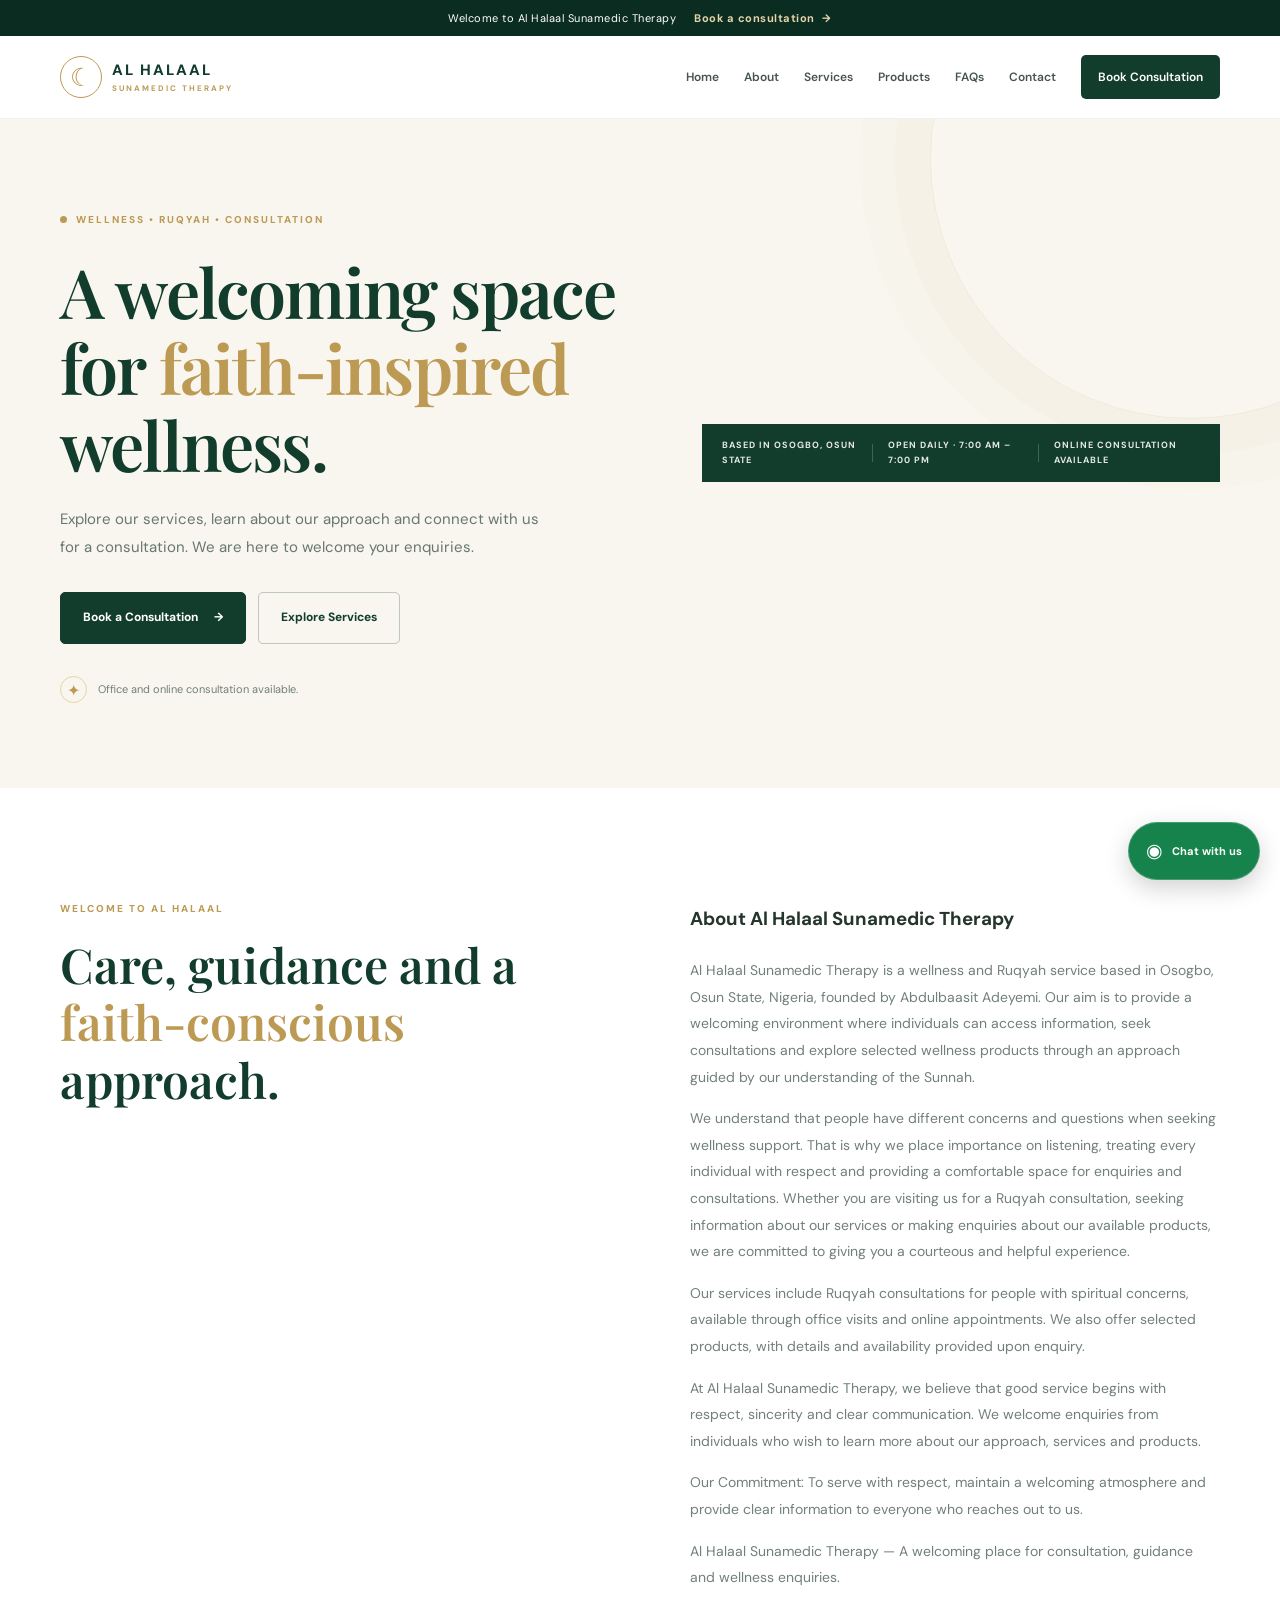
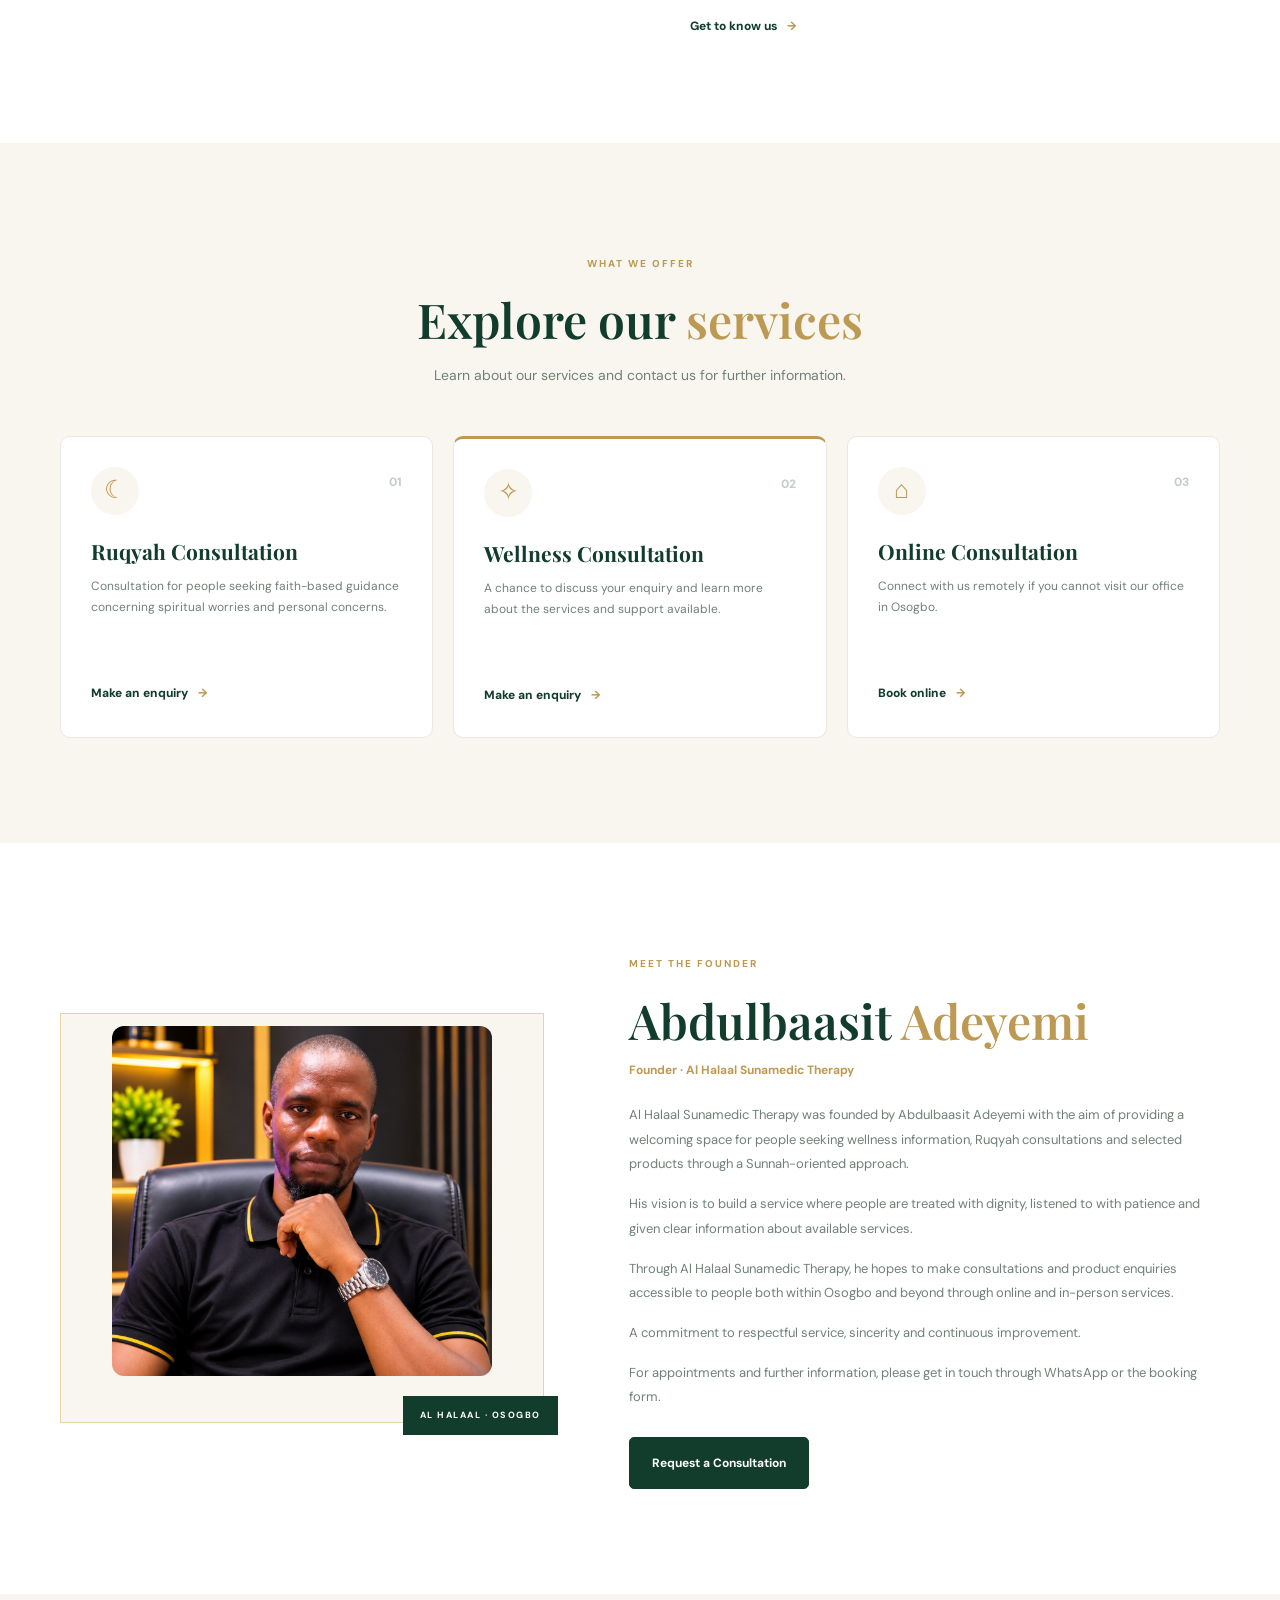
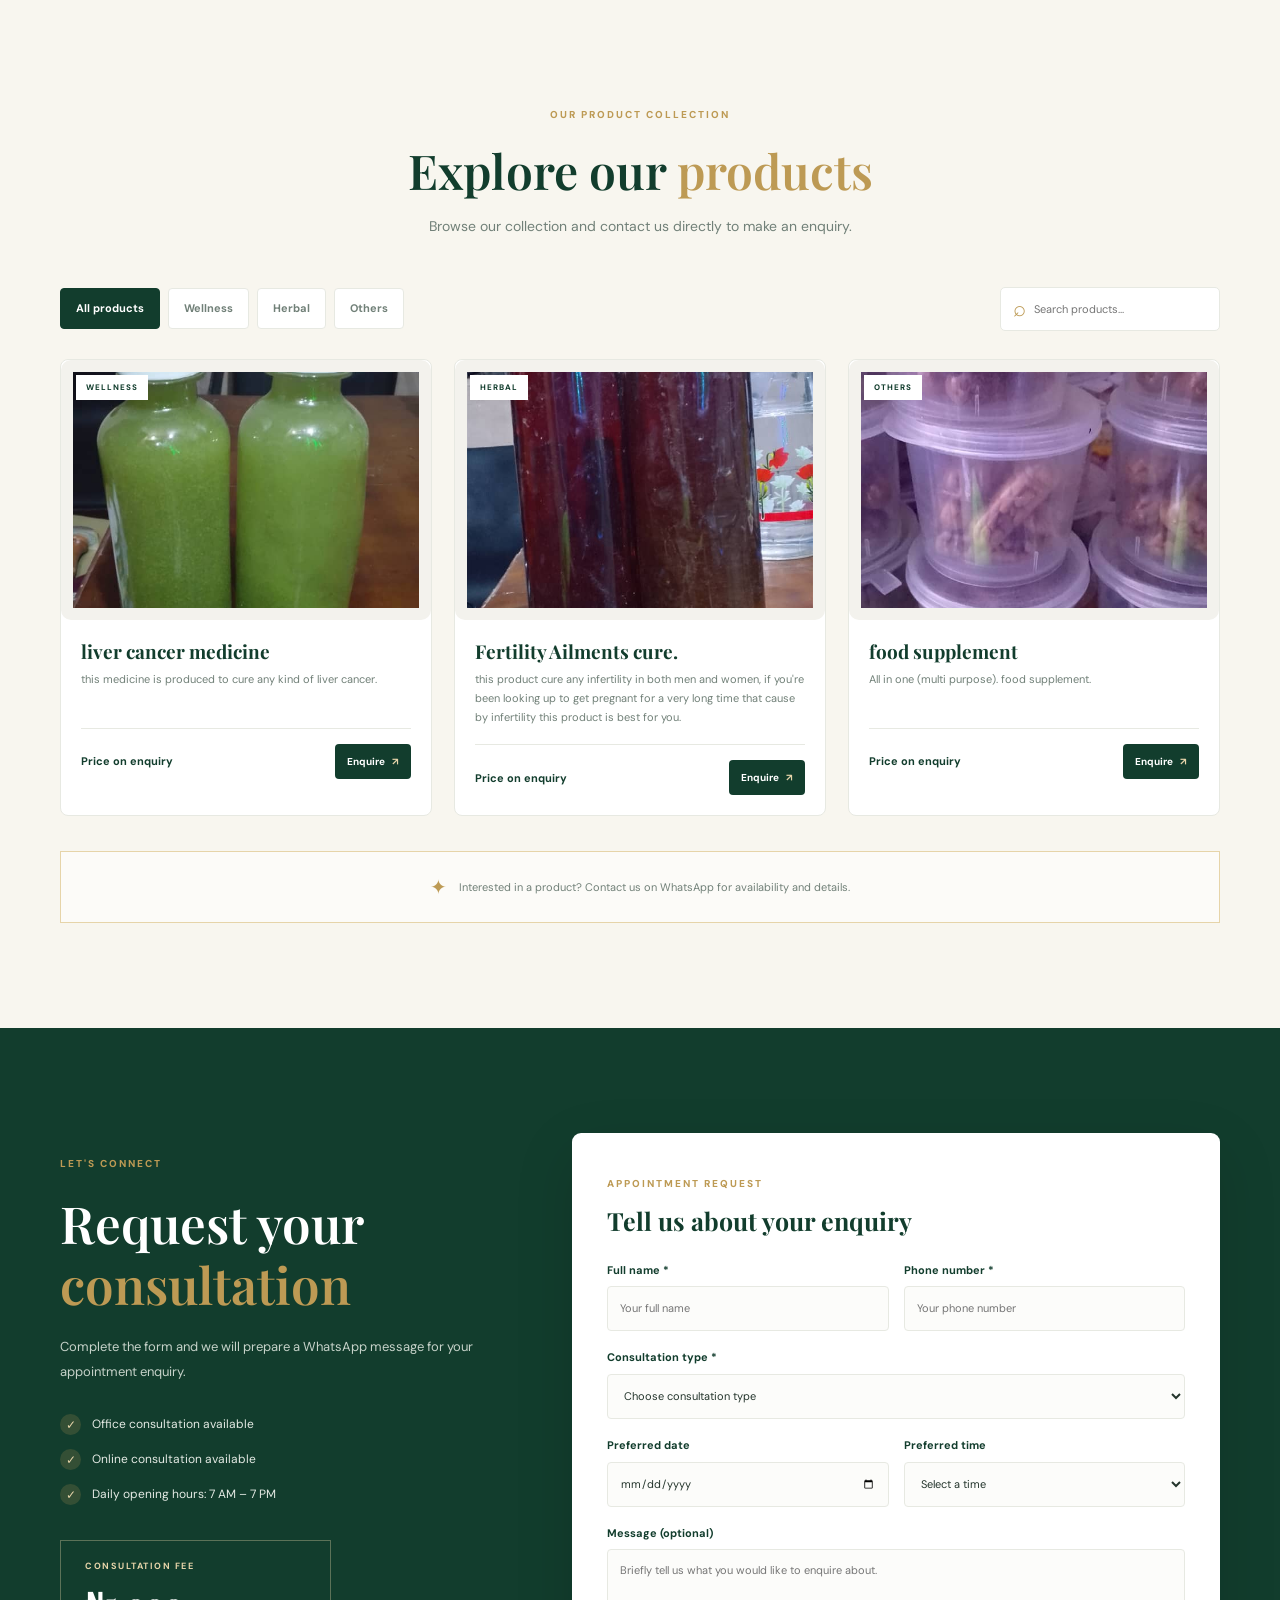
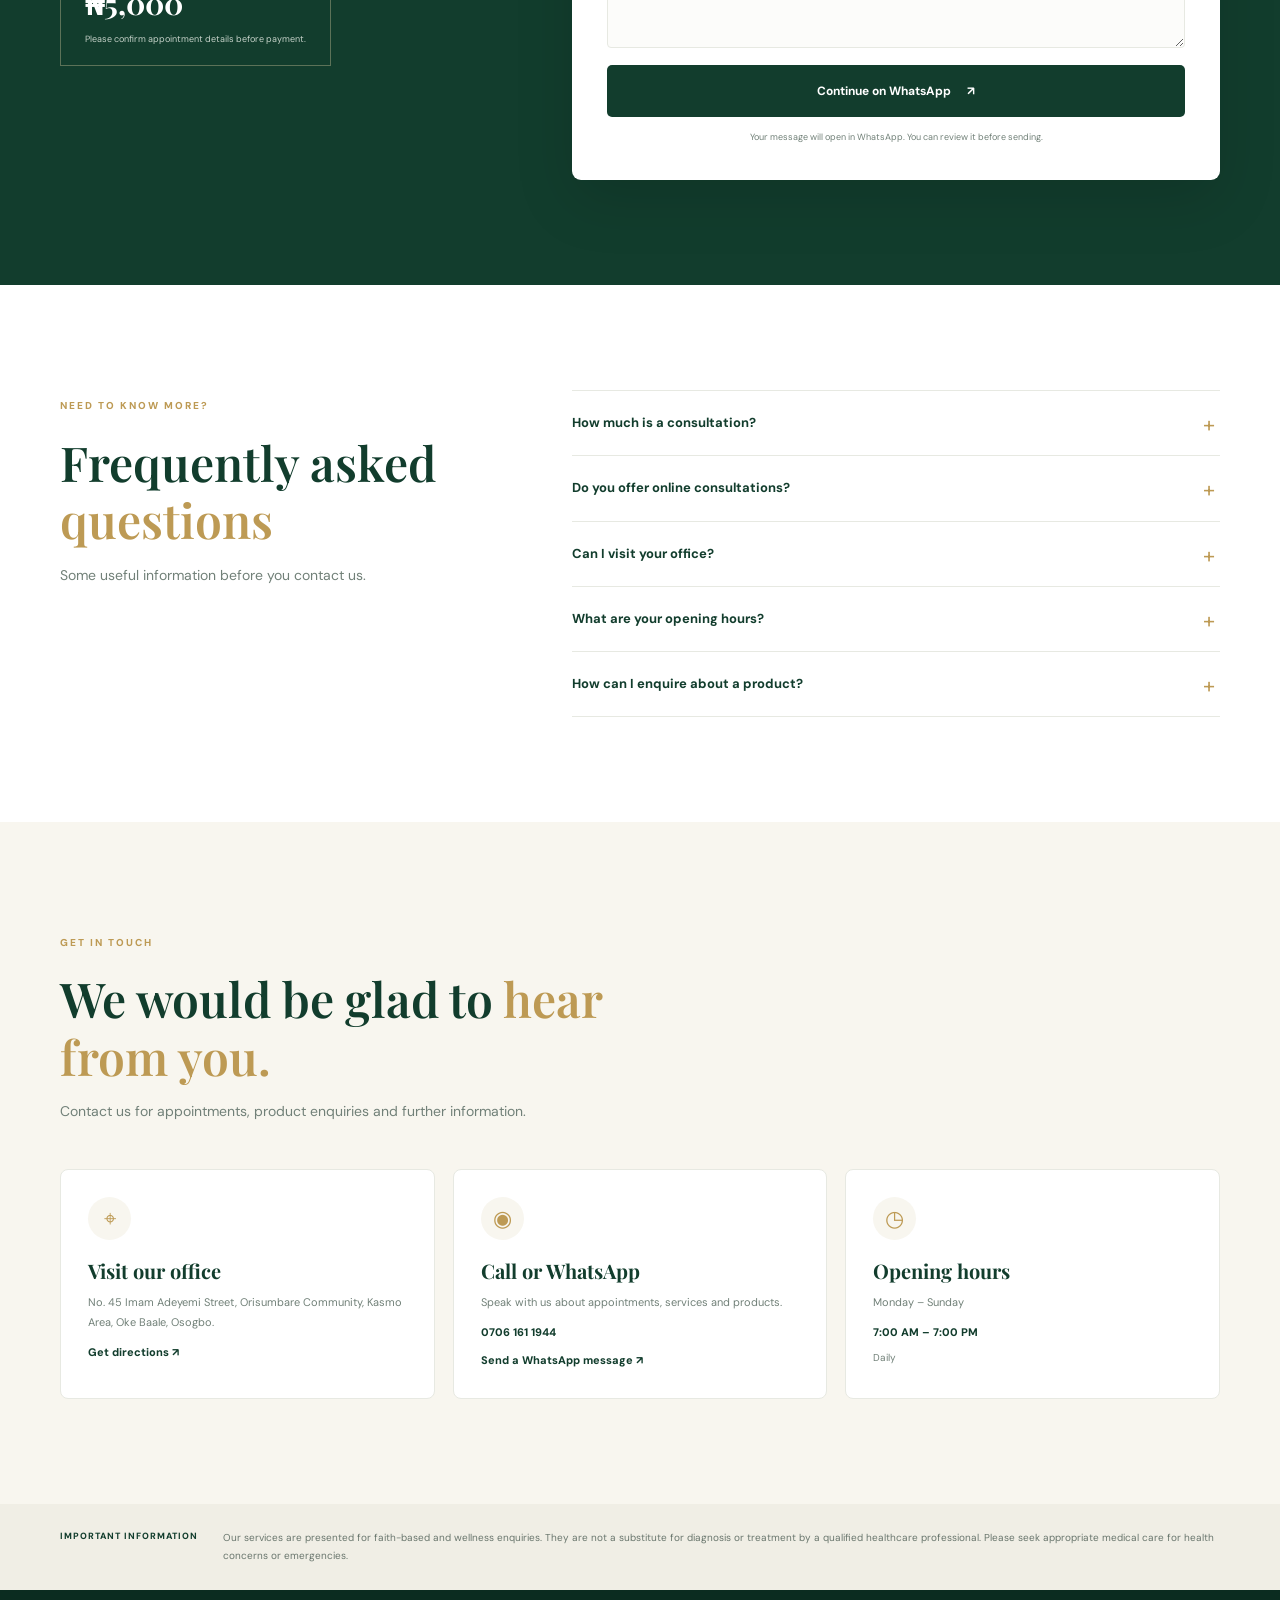
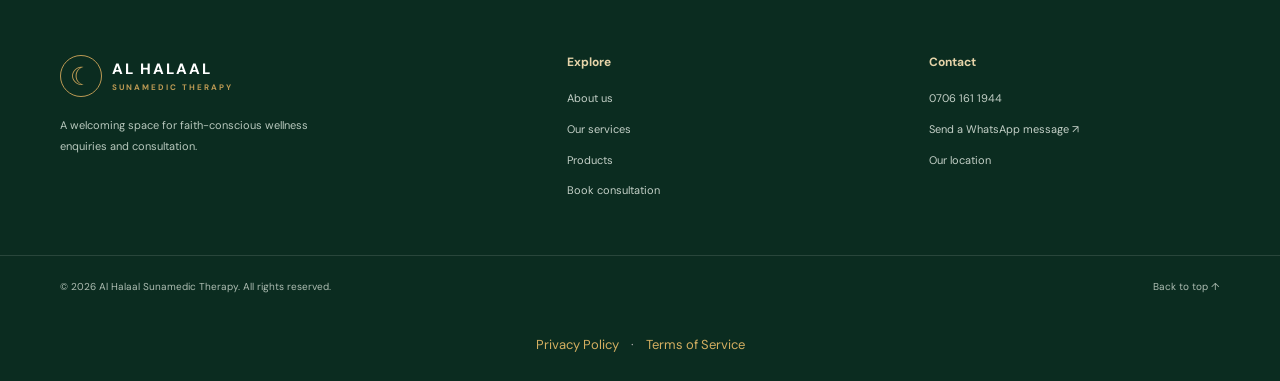
<file: index.html>
<!DOCTYPE html>
<html lang="en">
<head>
  <meta charset="UTF-8">
  <meta name="viewport" content="width=device-width, initial-scale=1.0">
  <meta name="theme-color" content="#123d2d">
  <meta name="description" content="Al Halaal Sunamedic Therapy offers Ruqyah consultations, wellness services and selected products in Osogbo, Nigeria.">
  <title>Al Halaal Sunamedic Therapy | Wellness & Ruqyah</title>

  <link rel="preconnect" href="https://fonts.googleapis.com">
  <link rel="preconnect" href="https://fonts.gstatic.com" crossorigin>
  <link href="https://fonts.googleapis.com/css2?family=DM+Sans:wght@400;500;600;700;800&family=Playfair+Display:wght@500;600;700&display=swap" rel="stylesheet">

  <link rel="stylesheet" href="style.css">
</head>
<body>
    <div id="intro-screen">
  <div class="intro-content">
    <div class="intro-symbol">✦</div>
    <h1>AL HALAAL</h1>
    <p>SUNAMEDIC THERAPY</p>
    <div class="intro-line"></div>
    <span>WELLNESS • RUQYAH • CARE</span>
  </div>
</div>

  <!-- Announcement -->
  <div class="announcement">
    <p>Welcome to Al Halaal Sunamedic Therapy</p>
    <a href="#booking">Book a consultation <span>→</span></a>
  </div>

  <!-- Header -->
  <header class="site-header">
    <div class="container nav-container">
      <a href="#home" class="brand">
        <span class="brand-mark">☾</span>
        <span class="brand-text">
          <strong>AL HALAAL</strong>
          <small>SUNAMEDIC THERAPY</small>
        </span>
      </a>

      <button class="menu-toggle" id="menuToggle"
        aria-label="Open navigation" aria-expanded="false"
        aria-controls="primaryNav">
        <span></span><span></span><span></span>
      </button>

      <nav class="primary-nav" id="primaryNav">
        <a href="#home">Home</a>
        <a href="#about">About</a>
        <a href="#services">Services</a>
        <a href="#products">Products</a>
        <a href="#faq">FAQs</a>
        <a href="#contact">Contact</a>
        <a href="#booking" class="nav-cta">Book Consultation</a>
      </nav>
    </div>
  </header>

  <main>

    <!-- Hero -->
    <section class="hero" id="home">
      <div class="hero-pattern"></div>

      <div class="container hero-grid">
        <div class="hero-content">
          <span class="eyebrow"><span></span> WELLNESS • RUQYAH • CONSULTATION</span>

          <h1>
            A welcoming space for
            <em>faith-inspired</em>
            wellness.
          </h1>

          <p class="hero-description">
            Explore our services, learn about our approach and connect
            with us for a consultation. We are here to welcome your enquiries.
          </p>

          <div class="hero-actions">
            <a href="#booking" class="btn btn-primary">
              Book a Consultation <span>→</span>
            </a>
            <a href="#services" class="btn btn-outline">
              Explore Services
            </a>
          </div>

          <div class="hero-note">
            <span class="note-icon">✦</span>
            <p>Office and online consultation available.</p>
          </div>
        </div>

        

      <div class="hero-bottom">
        <div class="container hero-bottom-inner">
          <span>BASED IN OSOGBO, OSUN STATE</span>
          <span class="bottom-divider"></span>
          <span>OPEN DAILY · 7:00 AM – 7:00 PM</span>
          <span class="bottom-divider"></span>
          <span>ONLINE CONSULTATION AVAILABLE</span>
        </div>
      </div>
    </section>

    <!-- Introduction -->
    <section class="intro section-padding" id="about">
      <div class="container intro-grid">
        <div class="section-heading">
          <span class="eyebrow">WELCOME TO AL HALAAL</span>
          <h2>Care, guidance and a <em>faith-conscious</em> approach.</h2>
        </div>

        <div class="intro-copy">
          <p>
             <h3>About Al Halaal Sunamedic Therapy</h3> </br>

<p>Al Halaal Sunamedic Therapy is a wellness and Ruqyah service based in Osogbo, Osun State, Nigeria, founded by Abdulbaasit Adeyemi. Our aim is to provide a welcoming environment where individuals can access information, seek consultations and explore selected wellness products through an approach guided by our understanding of the Sunnah.</p>

<p>We understand that people have different concerns and questions when seeking wellness support. That is why we place importance on listening, treating every individual with respect and providing a comfortable space for enquiries and consultations. Whether you are visiting us for a Ruqyah consultation, seeking information about our services or making enquiries about our available products, we are committed to giving you a courteous and helpful experience.</p>

<p>Our services include Ruqyah consultations for people with spiritual concerns, available through office visits and online appointments. We also offer selected products, with details and availability provided upon enquiry.</p>

<p>At Al Halaal Sunamedic Therapy, we believe that good service begins with respect, sincerity and clear communication. We welcome enquiries from individuals who wish to learn more about our approach, services and products.</p>

<p>Our Commitment: To serve with respect, maintain a welcoming atmosphere and provide clear information to everyone who reaches out to us.</p>

<p>Al Halaal Sunamedic Therapy — A welcoming place for consultation, guidance and wellness enquiries.</p>
          </p>
          <a href="#contact" class="text-link">Get to know us <span>→</span></a>
        </div>
      </div>
    </section>

    <!-- Services -->
    <section class="services section-padding" id="services">
      <div class="container">
        <div class="section-heading centered">
          <span class="eyebrow">WHAT WE OFFER</span>
          <h2>Explore our <em>services</em></h2>
          <p>Learn about our services and contact us for further information.</p>
        </div>

        <div class="service-grid">
          <article class="service-card">
            <div class="service-icon">☾</div>
            <span class="card-number">01</span>
            <h3>Ruqyah Consultation</h3>
            <p>
              Consultation for people seeking faith-based guidance
              concerning spiritual worries and personal concerns.
            </p>
            <a href="#booking" class="text-link">Make an enquiry <span>→</span></a>
          </article>

          <article class="service-card featured-service">
            <div class="service-icon">✧</div>
            <span class="card-number">02</span>
            <h3>Wellness Consultation</h3>
            <p>
              A chance to discuss your enquiry and learn more about
              the services and support available.
            </p>
            <a href="#booking" class="text-link">Make an enquiry <span>→</span></a>
          </article>

          <article class="service-card">
            <div class="service-icon">⌂</div>
            <span class="card-number">03</span>
            <h3>Online Consultation</h3>
            <p>
              Connect with us remotely if you cannot visit our office
              in Osogbo.
            </p>
            <a href="#booking" class="text-link">Book online <span>→</span></a>
          </article>
        </div>
      </div>
    </section>

    <!-- Owner -->
    
<section class="owner-section section-padding">
  <div class="container owner-grid">

    <div class="owner-image">
      <img
        src="founder.png"
        alt="Abdulbaasit Adeyemi, Founder of Al Halaal Sunamedic Therapy"
        class="owner-photo"
      >
      <span class="owner-image-caption">
        AL HALAAL · OSOGBO
      </span>
    </div>

    <div class="owner-content">
      <span class="eyebrow">MEET THE FOUNDER</span>

      <h2>Abdulbaasit <em>Adeyemi</em></h2>

      <p class="owner-role">
        Founder · Al Halaal Sunamedic Therapy
      </p>

      <p>
        Al Halaal Sunamedic Therapy was founded by Abdulbaasit Adeyemi
        with the aim of providing a welcoming space for people seeking
        wellness information, Ruqyah consultations and selected products
        through a Sunnah-oriented approach.
      </p>

      <p>
        His vision is to build a service where people are treated with
        dignity, listened to with patience and given clear information
        about available services.
      </p>

      <p>
        Through Al Halaal Sunamedic Therapy, he hopes to make consultations
        and product enquiries accessible to people both within Osogbo and
        beyond through online and in-person services.
      </p>

      <p>
        A commitment to respectful service, sincerity and continuous improvement.
      </p>

      <p>
        For appointments and further information, please get in touch
        through WhatsApp or the booking form.
      </p>

      <a href="#booking" class="btn btn-primary">
        Request a Consultation
      </a>
    </div>

  </div>
</section>


    <!-- Products -->
    
<section class="products section-padding" id="products">
  <div class="container">

    <div class="section-heading centered">
      <span class="eyebrow">OUR PRODUCT COLLECTION</span>
      <h2>Explore our <em>products</em></h2>
      <p>Browse our collection and contact us directly to make an enquiry.</p>
    </div>

    <div class="product-toolbar">
      <div class="product-categories" id="productCategories">
        <button class="category-btn active" data-category="all">All products</button>
        <button class="category-btn" data-category="wellness">Wellness</button>
        <button class="category-btn" data-category="herbal">Herbal</button>
        <button class="category-btn" data-category="other">Others</button>
      </div>

      <label class="search-box">
        <span>⌕</span>
        <input type="search" id="productSearch"
          placeholder="Search products..."
          aria-label="Search products">
      </label>
    </div>

    <div class="product-grid" id="productGrid">

      <!-- PRODUCT ONE -->
      <article class="product-card"
        data-category="wellness"
        data-name="liver cancer medicine">

        <div class="product-image">
          <img src="Liver cancer.png"
            alt="Al Halaal wellness product">
          <span class="product-label">WELLNESS</span>
        </div>

        <div class="product-info">
          <h3>liver cancer medicine</h3>
          <p>this medicine is produced to cure any kind of liver cancer.</p>

          <div class="product-bottom">
            <span class="product-price">Price on enquiry</span>
            <button class="product-enquire" data-product="liver cancer medicine">
              Enquire <span>↗</span>
            </button>
          </div>
        </div>
      </article>

      <!-- PRODUCT TWO -->
      <article class="product-card"
        data-category="herbal"
        data-name="fertility ailments">

        <div class="product-image">
          <img src="Fertility Ailments cure.png"
            alt="Al Halaal herbal product">
          <span class="product-label">HERBAL</span>
        </div>

        <div class="product-info">
          <h3>Fertility Ailments cure.</h3>
       <p>this product cure any infertility in both men and women, if you're been looking up to get pregnant for a very long time that cause by infertility this product is best for you.</p>

          <div class="product-bottom">
            <span class="product-price">Price on enquiry</span>
            <button class="product-enquire" data-product="fertility ailments">
              Enquire <span>↗</span>
            </button>
          </div>
        </div>
      </article>

      <!-- PRODUCT THREE -->
      <article class="product-card"
        data-category="other"
        data-name="food supplement">

        <div class="product-image">
          <img src="All in one (multi purpose). food supplement.png"
            alt="Al Halaal product collection">
          <span class="product-label">OTHERS</span>
        </div>

        <div class="product-info">
          <h3>food supplement</h3>
          <p>All in one (multi purpose). food supplement.</p>

          <div class="product-bottom">
            <span class="product-price">Price on enquiry</span>
            <button class="product-enquire" data-product="food supplement">
              Enquire <span>↗</span>
            </button>
          </div>
        </div>
      </article>

    </div>

    <p class="no-products" id="noProducts" hidden>
      No products match your search.
    </p>

    <div class="catalogue-note">
      <span>✦</span>
      <p>Interested in a product? Contact us on WhatsApp for availability and details.</p>
    </div>

  </div>
</section>


    <!-- Booking -->
    <section class="booking section-padding" id="booking">
      <div class="container booking-grid">
        <div class="booking-content">
          <span class="eyebrow">LET'S CONNECT</span>
          <h2>Request your <em>consultation</em></h2>
          <p>
            Complete the form and we will prepare a WhatsApp message
            for your appointment enquiry.
          </p>

          <div class="booking-benefits">
            <div><span>✓</span> Office consultation available</div>
            <div><span>✓</span> Online consultation available</div>
            <div><span>✓</span> Daily opening hours: 7 AM – 7 PM</div>
          </div>

          <div class="consultation-fee">
            <small>CONSULTATION FEE</small>
            <strong>₦5,000</strong>
            <span>Please confirm appointment details before payment.</span>
          </div>
        </div>

        <form class="booking-form" id="bookingForm">
          <div class="form-heading">
            <span class="eyebrow">APPOINTMENT REQUEST</span>
            <h3>Tell us about your enquiry</h3>
          </div>

          <div class="form-row">
            <div class="form-group">
              <label for="fullName">Full name *</label>
              <input type="text" id="fullName" name="fullName"
                placeholder="Your full name" required>
            </div>

            <div class="form-group">
              <label for="phone">Phone number *</label>
              <input type="tel" id="phone" name="phone"
                placeholder="Your phone number" required>
            </div>
          </div>

          <div class="form-group">
            <label for="consultationType">Consultation type *</label>
            <select id="consultationType" name="consultationType" required>
              <option value="">Choose consultation type</option>
              <option value="Office consultation">Office consultation</option>
              <option value="Online consultation">Online consultation</option>
              <option value="General enquiry">General enquiry</option>
            </select>
          </div>

          <div class="form-row">
            <div class="form-group">
              <label for="appointmentDate">Preferred date</label>
              <input type="date" id="appointmentDate" name="appointmentDate">
            </div>

            <div class="form-group">
              <label for="appointmentTime">Preferred time</label>
              <select id="appointmentTime" name="appointmentTime">
                <option value="">Select a time</option>
                <option>Morning (7 AM – 11 AM)</option>
                <option>Afternoon (11 AM – 3 PM)</option>
                <option>Evening (3 PM – 7 PM)</option>
              </select>
            </div>
          </div>

          <div class="form-group">
            <label for="message">Message (optional)</label>
            <textarea id="message" name="message" rows="4"
              placeholder="Briefly tell us what you would like to enquire about."></textarea>
          </div>

          <button type="submit" class="btn btn-primary form-submit">
            Continue on WhatsApp <span>↗</span>
          </button>

          <p class="form-note">
            Your message will open in WhatsApp. You can review it before sending.
          </p>
        </form>
      </div>
    </section>

    <!-- FAQ -->
    <section class="faq-section section-padding" id="faq">
      <div class="container faq-grid">
        <div class="section-heading">
          <span class="eyebrow">NEED TO KNOW MORE?</span>
          <h2>Frequently asked <em>questions</em></h2>
          <p>Some useful information before you contact us.</p>
        </div>

        <div class="faq-list">
          <details class="faq-item">
            <summary>How much is a consultation?</summary>
            <p>The consultation fee is ₦5,000. Please contact us to confirm appointment arrangements.</p>
          </details>

          <details class="faq-item">
            <summary>Do you offer online consultations?</summary>
            <p>Yes. Online consultation enquiries are welcome. Select online consultation in the booking form.</p>
          </details>

          <details class="faq-item">
            <summary>Can I visit your office?</summary>
            <p>Yes. Our office is located at No. 45 Imam Adeyemi Street, Orisumbare Community, Kasmo Area, Oke Baale, Osogbo.</p>
          </details>

          <details class="faq-item">
            <summary>What are your opening hours?</summary>
            <p>We are available every day from 7:00 AM to 7:00 PM. Please contact us before visiting.</p>
          </details>

          <details class="faq-item">
            <summary>How can I enquire about a product?</summary>
            <p>Browse the product section and select the WhatsApp enquiry button on the product you are interested in.</p>
          </details>
        </div>
      </div>
    </section>

    <!-- Contact -->
    <section class="contact-section section-padding" id="contact">
      <div class="container">
        <div class="contact-heading">
          <span class="eyebrow">GET IN TOUCH</span>
          <h2>We would be glad to <em>hear from you.</em></h2>
          <p>Contact us for appointments, product enquiries and further information.</p>
        </div>

        <div class="contact-grid">
          <div class="contact-card">
            <span class="contact-icon">⌖</span>
            <h3>Visit our office</h3>
            <p>No. 45 Imam Adeyemi Street, Orisumbare Community, Kasmo Area, Oke Baale, Osogbo.</p>
            <a href="https://www.google.com/maps/search/?api=1&query=No.+45+Imam+Adeyemi+Street+Osogbo"
              target="_blank" rel="noopener">Get directions ↗</a>
          </div>

          <div class="contact-card">
            <span class="contact-icon">◉</span>
            <h3>Call or WhatsApp</h3>
            <p>Speak with us about appointments, services and products.</p>
            <a href="tel:+2347061611944">0706 161 1944</a>
            <a href="https://wa.me/2347061611944" target="_blank" rel="noopener">Send a WhatsApp message ↗</a>
          </div>

          <div class="contact-card">
            <span class="contact-icon">◷</span>
            <h3>Opening hours</h3>
            <p>Monday – Sunday</p>
            <strong>7:00 AM – 7:00 PM</strong>
            <small>Daily</small>
          </div>
        </div>
      </div>
    </section>

    <!-- Disclaimer -->
    <section class="disclaimer">
      <div class="container disclaimer-inner">
        <span>IMPORTANT INFORMATION</span>
        <p>
          Our services are presented for faith-based and wellness enquiries.
          They are not a substitute for diagnosis or treatment by a qualified
          healthcare professional. Please seek appropriate medical care for
          health concerns or emergencies.
        </p>
      </div>
    </section>

  </main>

  
<!-- Footer -->
<footer class="site-footer">

  <div class="container footer-main">

    <div class="footer-brand">
      <a href="#home" class="brand footer-logo">
        <span class="brand-mark">☾</span>
        <span class="brand-text">
          <strong>AL HALAAL</strong>
          <small>SUNAMEDIC THERAPY</small>
        </span>
      </a>

      <p>
        A welcoming space for faith-conscious wellness
        enquiries and consultation.
      </p>
    </div>

    <div class="footer-links">
      <h4>Explore</h4>
      <a href="#about">About us</a>
      <a href="#services">Our services</a>
      <a href="#products">Products</a>
      <a href="#booking">Book consultation</a>
    </div>

    <div class="footer-links">
      <h4>Contact</h4>
      <a href="tel:+2347061611944">0706 161 1944</a>
      <a href="https://wa.me/2347061611944">
        Send a WhatsApp message ↗
      </a>
      <a href="#contact">Our location</a>
    </div>

  </div>

  <div class="footer-bottom">
    <div class="container footer-bottom-inner">
      <p>
        © <span id="currentYear"></span>
        Al Halaal Sunamedic Therapy. All rights reserved.
      </p>

      <a href="#home">Back to top ↑</a>
    </div>
  </div>

  <div class="footer-legal">
    <a href="privacy.html">Privacy Policy</a>
    <span>·</span>
    <a href="terms.html">Terms of Service</a>
  </div>

</footer>


  <!-- Floating WhatsApp -->
  <a
  class="floating-whatsapp"
  href="https://wa.me/2347061611944"
  aria-label="Chat with us on WhatsApp"
>
  <span>◉</span>
  <small>Chat with us</small>
</a>

  <script src="script.js"></script>
</body>
</html>
</file>
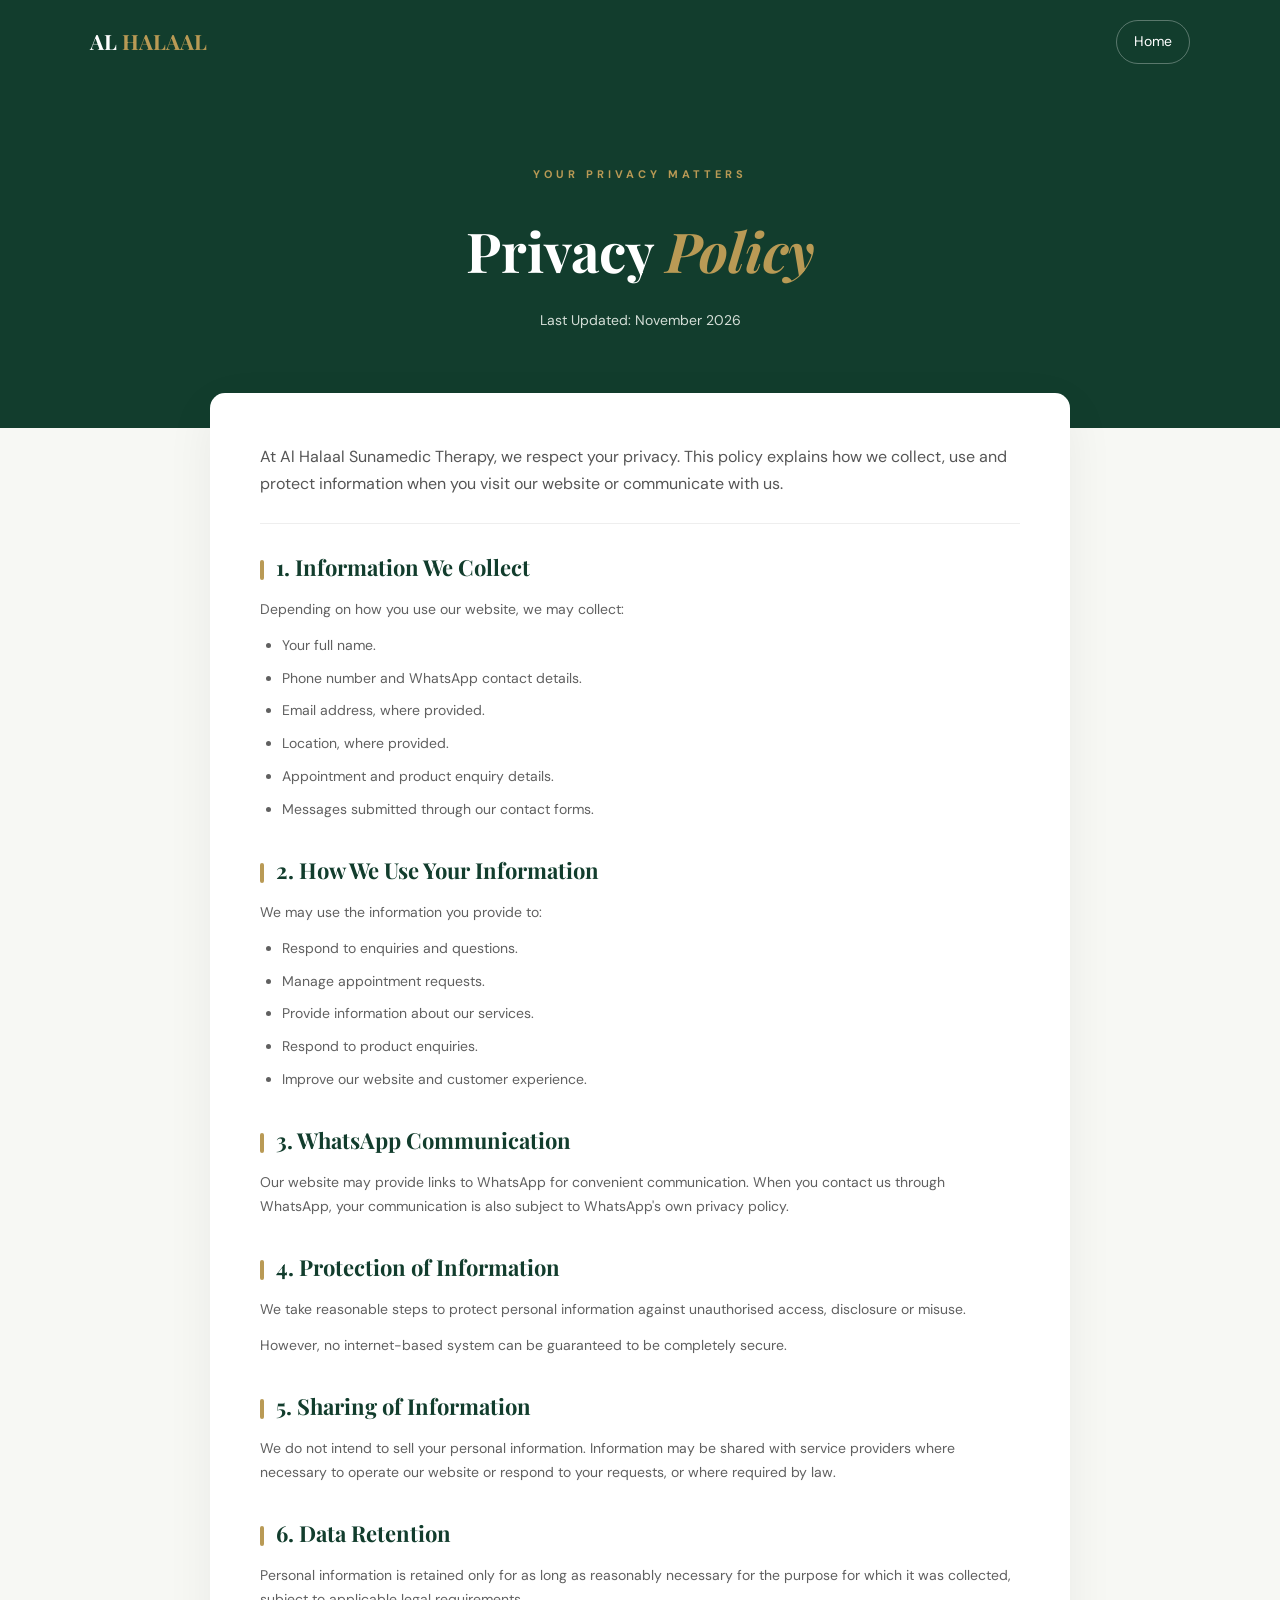
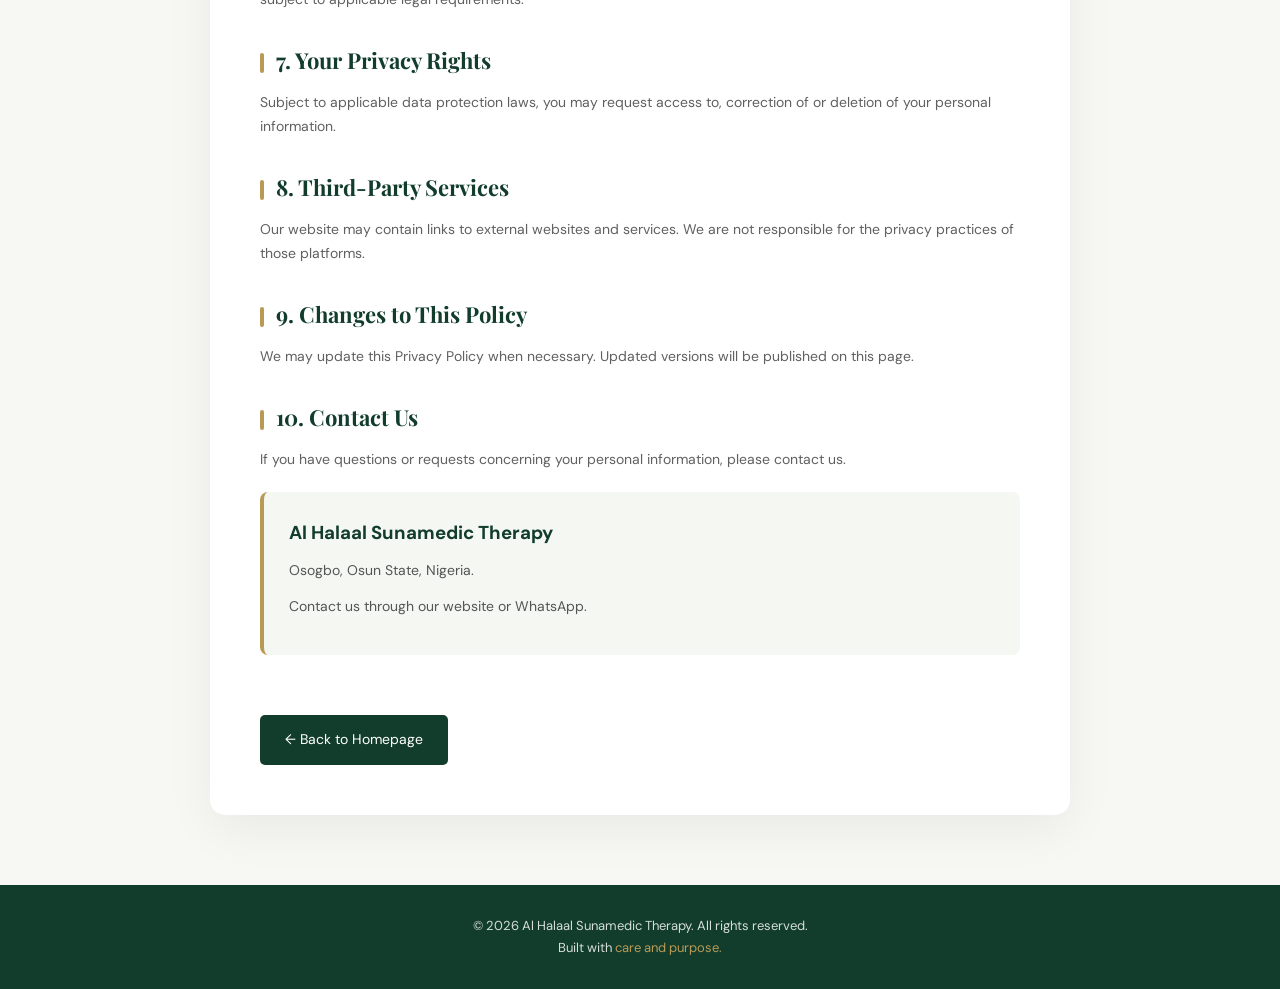
<file: privacy.html>
<!DOCTYPE html>
<html lang="en">
<head>
  <meta charset="UTF-8">
  <meta name="viewport" content="width=device-width, initial-scale=1.0">
  <meta name="theme-color" content="#123d2d">

  <title>Privacy Policy | Al Halaal Sunamedic Therapy</title>

  <meta name="description" content="Learn how Al Halaal Sunamedic Therapy collects, uses and protects your personal information.">

  <link rel="preconnect" href="https://fonts.googleapis.com">
  <link rel="preconnect" href="https://fonts.gstatic.com" crossorigin>

  <link href="https://fonts.googleapis.com/css2?family=DM+Sans:wght@400;500;600;700;800&family=Playfair+Display:wght@500;600;700&display=swap" rel="stylesheet">

  <style>
    * {
      margin: 0;
      padding: 0;
      box-sizing: border-box;
    }

    body {
      font-family: 'DM Sans', sans-serif;
      background: #f7f8f4;
      color: #333;
      line-height: 1.7;
    }

    :root {
      --green: #123d2d;
      --gold: #b99a55;
      --light: #f7f8f4;
      --white: #ffffff;
    }

    /* NAVIGATION */

    .navbar {
      background: var(--green);
      padding: 20px 7%;
      display: flex;
      align-items: center;
      justify-content: space-between;
    }

    .brand {
      color: white;
      font-family: 'Playfair Display', serif;
      font-size: 21px;
      font-weight: 700;
    }

    .brand span {
      color: var(--gold);
    }

    .nav-link {
      color: white;
      text-decoration: none;
      font-size: 14px;
      border: 1px solid rgba(255,255,255,.3);
      padding: 9px 17px;
      border-radius: 30px;
      transition: .3s;
    }

    .nav-link:hover {
      background: var(--gold);
      border-color: var(--gold);
      color: var(--green);
    }

    /* HERO */

    .hero {
      background: var(--green);
      color: white;
      text-align: center;
      padding: 75px 20px 95px;
    }

    .eyebrow {
      color: var(--gold);
      letter-spacing: 4px;
      font-size: 11px;
      font-weight: 700;
    }

    .hero h1 {
      font-family: 'Playfair Display', serif;
      font-size: clamp(38px, 6vw, 55px);
      margin: 18px 0 12px;
    }

    .hero h1 em {
      color: var(--gold);
    }

    .hero p {
      color: #d4ded7;
      font-size: 14px;
    }

    /* CONTENT */

    .content-wrapper {
      max-width: 900px;
      margin: -35px auto 70px;
      padding: 0 20px;
      position: relative;
    }

    .policy-card {
      background: white;
      padding: 50px;
      border-radius: 15px;
      box-shadow: 0 15px 50px rgba(0,0,0,.06);
    }

    .intro {
      font-size: 16px;
      color: #555;
      padding-bottom: 25px;
      border-bottom: 1px solid #eee;
      margin-bottom: 25px;
    }

    .policy-section {
      margin-bottom: 30px;
    }

    .policy-section h2 {
      color: var(--green);
      font-family: 'Playfair Display', serif;
      font-size: 22px;
      margin-bottom: 12px;
    }

    .policy-section h2::before {
      content: "";
      display: inline-block;
      width: 4px;
      height: 20px;
      background: var(--gold);
      margin-right: 12px;
      vertical-align: middle;
      border-radius: 5px;
    }

    .policy-section p {
      color: #606060;
      font-size: 14px;
      margin-bottom: 12px;
    }

    .policy-section ul {
      padding-left: 22px;
      color: #606060;
      font-size: 14px;
    }

    .policy-section li {
      margin-bottom: 9px;
    }

    /* CONTACT */

    .contact-box {
      background: #f5f7f3;
      border-left: 4px solid var(--gold);
      padding: 25px;
      border-radius: 8px;
      margin-top: 20px;
    }

    .contact-box h3 {
      color: var(--green);
      margin-bottom: 10px;
    }

    .contact-box p {
      font-size: 14px;
      color: #555;
    }

    /* FOOTER */

    .footer {
      background: var(--green);
      text-align: center;
      padding: 30px 20px;
      color: #d5ded7;
      font-size: 13px;
    }

    .footer span {
      color: var(--gold);
    }

    .back-button {
      display: inline-block;
      background: var(--green);
      color: white;
      padding: 13px 25px;
      border-radius: 5px;
      text-decoration: none;
      margin-top: 30px;
      font-size: 14px;
      transition: .3s;
    }

    .back-button:hover {
      background: var(--gold);
      color: var(--green);
    }

    @media(max-width: 600px) {
      .navbar {
        padding: 17px 5%;
      }

      .brand {
        font-size: 17px;
      }

      .hero {
        padding: 60px 20px 75px;
      }

      .policy-card {
        padding: 27px 21px;
      }

      .policy-section h2 {
        font-size: 20px;
      }

      .content-wrapper {
        padding: 0 13px;
      }
    }
  </style>
</head>

<body>

  <nav class="navbar">
    <div class="brand">
      AL <span>HALAAL</span>
    </div>

    <a href="index.html" class="nav-link">
      Home
    </a>
  </nav>

  <header class="hero">
    <span class="eyebrow">YOUR PRIVACY MATTERS</span>

    <h1>Privacy <em>Policy</em></h1>

    <p>Last Updated: November 2026</p>
  </header>

  <main class="content-wrapper">

    <div class="policy-card">

      <p class="intro">
        At Al Halaal Sunamedic Therapy, we respect your
        privacy. This policy explains how we collect,
        use and protect information when you visit our
        website or communicate with us.
      </p>

      <section class="policy-section">
        <h2>1. Information We Collect</h2>

        <p>Depending on how you use our website, we may collect:</p>

        <ul>
          <li>Your full name.</li>
          <li>Phone number and WhatsApp contact details.</li>
          <li>Email address, where provided.</li>
          <li>Location, where provided.</li>
          <li>Appointment and product enquiry details.</li>
          <li>Messages submitted through our contact forms.</li>
        </ul>
      </section>

      <section class="policy-section">
        <h2>2. How We Use Your Information</h2>

        <p>We may use the information you provide to:</p>

        <ul>
          <li>Respond to enquiries and questions.</li>
          <li>Manage appointment requests.</li>
          <li>Provide information about our services.</li>
          <li>Respond to product enquiries.</li>
          <li>Improve our website and customer experience.</li>
        </ul>
      </section>

      <section class="policy-section">
        <h2>3. WhatsApp Communication</h2>

        <p>
          Our website may provide links to WhatsApp for
          convenient communication. When you contact us
          through WhatsApp, your communication is also
          subject to WhatsApp's own privacy policy.
        </p>
      </section>

      <section class="policy-section">
        <h2>4. Protection of Information</h2>

        <p>
          We take reasonable steps to protect personal
          information against unauthorised access,
          disclosure or misuse.
        </p>

        <p>
          However, no internet-based system can be
          guaranteed to be completely secure.
        </p>
      </section>

      <section class="policy-section">
        <h2>5. Sharing of Information</h2>

        <p>
          We do not intend to sell your personal information.
          Information may be shared with service providers
          where necessary to operate our website or respond
          to your requests, or where required by law.
        </p>
      </section>

      <section class="policy-section">
        <h2>6. Data Retention</h2>

        <p>
          Personal information is retained only for as long
          as reasonably necessary for the purpose for which
          it was collected, subject to applicable legal
          requirements.
        </p>
      </section>

      <section class="policy-section">
        <h2>7. Your Privacy Rights</h2>

        <p>
          Subject to applicable data protection laws,
          you may request access to, correction of or
          deletion of your personal information.
        </p>
      </section>

      <section class="policy-section">
        <h2>8. Third-Party Services</h2>

        <p>
          Our website may contain links to external
          websites and services. We are not responsible
          for the privacy practices of those platforms.
        </p>
      </section>

      <section class="policy-section">
        <h2>9. Changes to This Policy</h2>

        <p>
          We may update this Privacy Policy when necessary.
          Updated versions will be published on this page.
        </p>
      </section>

      <section class="policy-section">
        <h2>10. Contact Us</h2>

        <p>
          If you have questions or requests concerning
          your personal information, please contact us.
        </p>

        <div class="contact-box">
          <h3>Al Halaal Sunamedic Therapy</h3>
          <p>Osogbo, Osun State, Nigeria.</p>
          <p>Contact us through our website or WhatsApp.</p>
        </div>
      </section>

      <a href="index.html" class="back-button">
        ← Back to Homepage
      </a>

    </div>

  </main>

  <footer class="footer">
    <p>
      © 2026 Al Halaal Sunamedic Therapy.
      All rights reserved.
    </p>
    <p>Built with <span>care and purpose.</span></p>
  </footer>

</body>
</html>
</file>
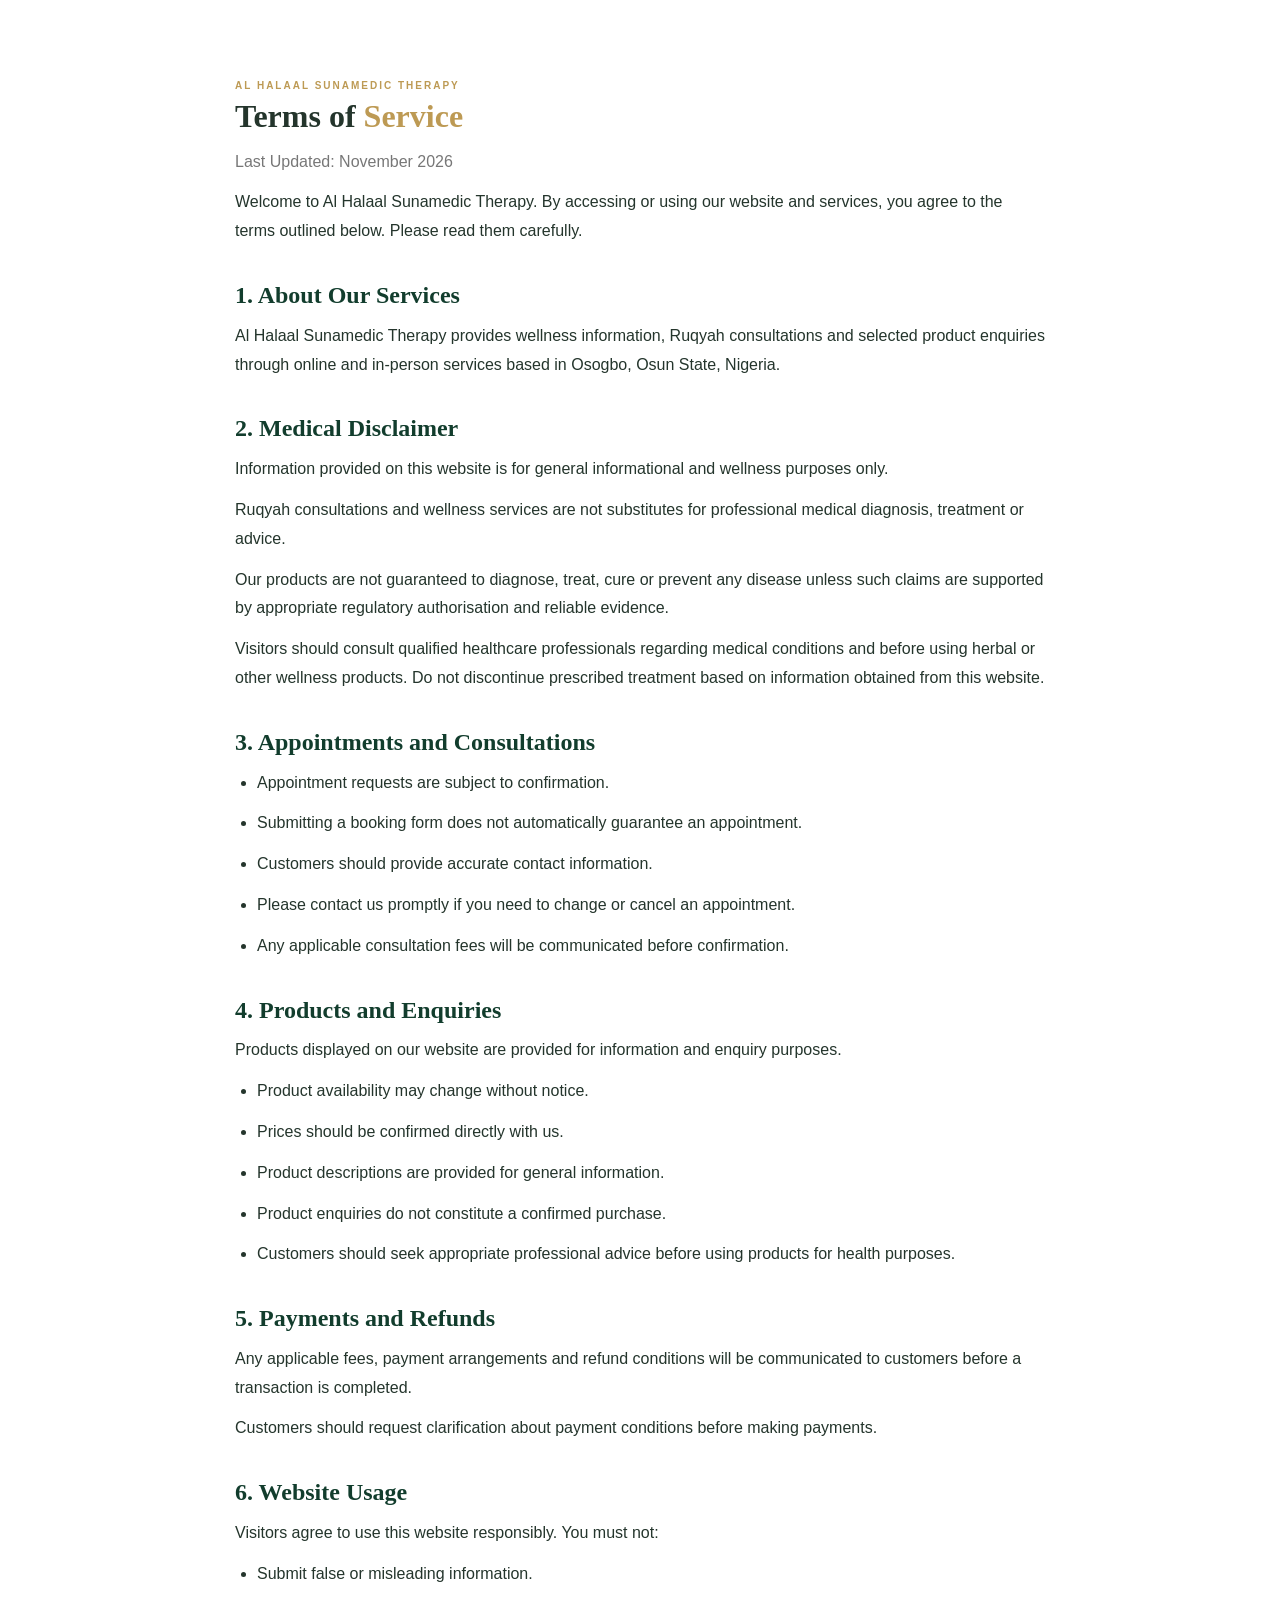
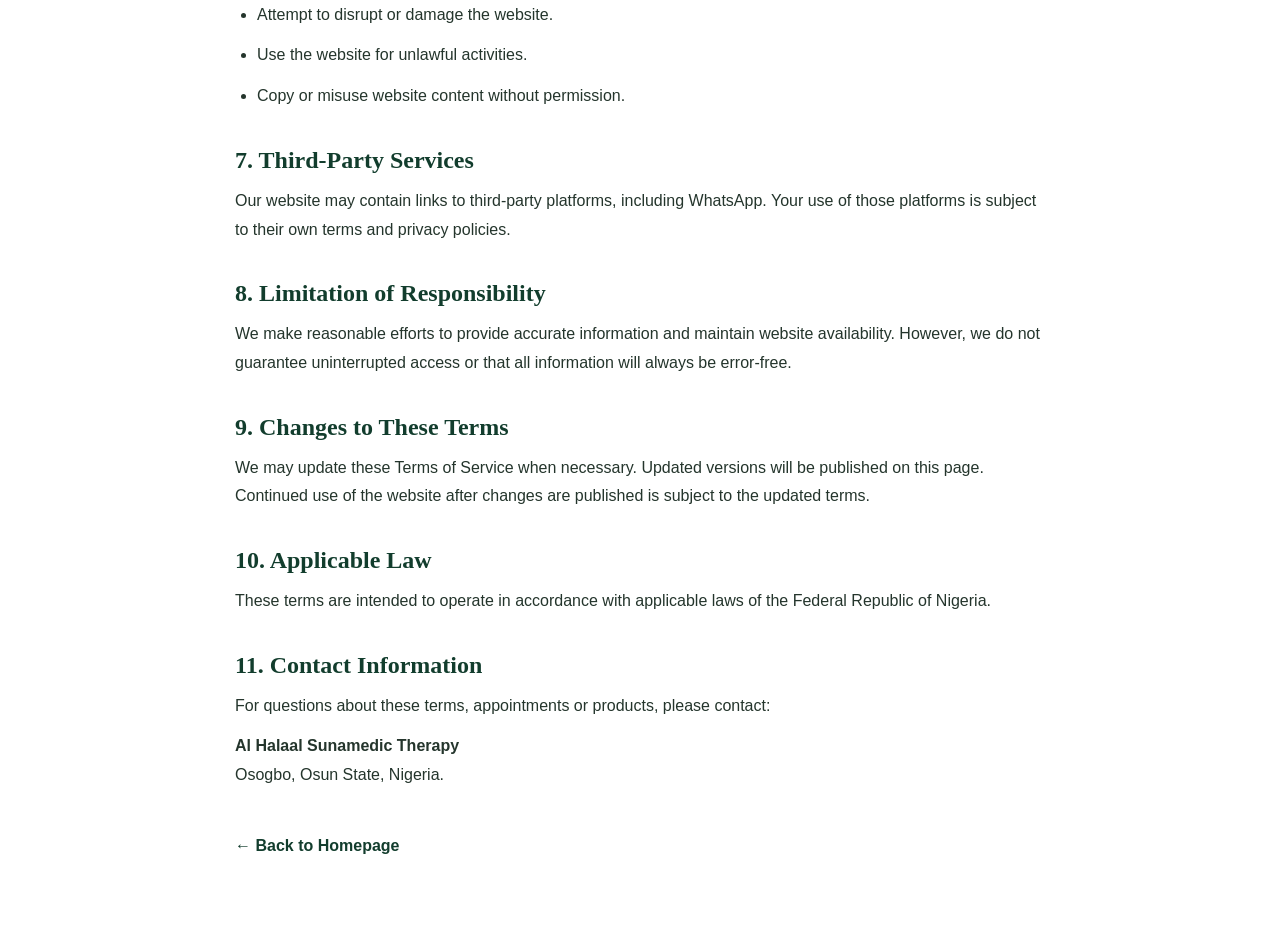
<file: terms.html>
<!DOCTYPE html>
<html lang="en">
<head>
  <meta charset="UTF-8">
  <meta name="viewport" content="width=device-width, initial-scale=1.0">
  <meta name="theme-color" content="#123d2d">

  <title>Terms of Service | Al Halaal Sunamedic Therapy</title>

  <meta name="description" content="Read the Terms of Service for Al Halaal Sunamedic Therapy, including appointments, product enquiries and website usage.">

  <link rel="stylesheet" href="style.css">

  <style>
    .legal-page {
      max-width: 850px;
      margin: auto;
      padding: 70px 20px;
    }

    .legal-page h1 {
      margin-bottom: 12px;
    }

    .legal-page h2 {
      margin-top: 35px;
      margin-bottom: 12px;
      color: #123d2d;
    }

    .legal-page p,
    .legal-page li {
      line-height: 1.8;
      margin-bottom: 12px;
    }

    .legal-page ul {
      padding-left: 22px;
    }

    .legal-date {
      color: #777;
      margin-bottom: 35px;
    }

    .legal-back {
      display: inline-block;
      margin-top: 30px;
      color: #123d2d;
      font-weight: 700;
    }
  </style>
</head>

<body>

  <main class="legal-page">

    <span class="eyebrow">AL HALAAL SUNAMEDIC THERAPY</span>

    <h1>Terms of <em>Service</em></h1>

    <p class="legal-date">Last Updated: November 2026</p>

    <p>
      Welcome to Al Halaal Sunamedic Therapy.
      By accessing or using our website and services,
      you agree to the terms outlined below.
      Please read them carefully.
    </p>

    <h2>1. About Our Services</h2>

    <p>
      Al Halaal Sunamedic Therapy provides wellness
      information, Ruqyah consultations and selected
      product enquiries through online and in-person
      services based in Osogbo, Osun State, Nigeria.
    </p>

    <h2>2. Medical Disclaimer</h2>

    <p>
      Information provided on this website is for general
      informational and wellness purposes only.
    </p>

    <p>
      Ruqyah consultations and wellness services are not
      substitutes for professional medical diagnosis,
      treatment or advice.
    </p>

    <p>
      Our products are not guaranteed to diagnose, treat,
      cure or prevent any disease unless such claims are
      supported by appropriate regulatory authorisation
      and reliable evidence.
    </p>

    <p>
      Visitors should consult qualified healthcare
      professionals regarding medical conditions and
      before using herbal or other wellness products.
      Do not discontinue prescribed treatment based
      on information obtained from this website.
    </p>

    <h2>3. Appointments and Consultations</h2>

    <ul>
      <li>Appointment requests are subject to confirmation.</li>
      <li>Submitting a booking form does not automatically guarantee an appointment.</li>
      <li>Customers should provide accurate contact information.</li>
      <li>Please contact us promptly if you need to change or cancel an appointment.</li>
      <li>Any applicable consultation fees will be communicated before confirmation.</li>
    </ul>

    <h2>4. Products and Enquiries</h2>

    <p>
      Products displayed on our website are provided
      for information and enquiry purposes.
    </p>

    <ul>
      <li>Product availability may change without notice.</li>
      <li>Prices should be confirmed directly with us.</li>
      <li>Product descriptions are provided for general information.</li>
      <li>Product enquiries do not constitute a confirmed purchase.</li>
      <li>Customers should seek appropriate professional advice before using products for health purposes.</li>
    </ul>

    <h2>5. Payments and Refunds</h2>

    <p>
      Any applicable fees, payment arrangements and
      refund conditions will be communicated to customers
      before a transaction is completed.
    </p>

    <p>
      Customers should request clarification about payment
      conditions before making payments.
    </p>

    <h2>6. Website Usage</h2>

    <p>
      Visitors agree to use this website responsibly.
      You must not:
    </p>

    <ul>
      <li>Submit false or misleading information.</li>
      <li>Attempt to disrupt or damage the website.</li>
      <li>Use the website for unlawful activities.</li>
      <li>Copy or misuse website content without permission.</li>
    </ul>

    <h2>7. Third-Party Services</h2>

    <p>
      Our website may contain links to third-party
      platforms, including WhatsApp.
      Your use of those platforms is subject to their
      own terms and privacy policies.
    </p>

    <h2>8. Limitation of Responsibility</h2>

    <p>
      We make reasonable efforts to provide accurate
      information and maintain website availability.
      However, we do not guarantee uninterrupted access
      or that all information will always be error-free.
    </p>

    <h2>9. Changes to These Terms</h2>

    <p>
      We may update these Terms of Service when necessary.
      Updated versions will be published on this page.
      Continued use of the website after changes are
      published is subject to the updated terms.
    </p>

    <h2>10. Applicable Law</h2>

    <p>
      These terms are intended to operate in accordance
      with applicable laws of the Federal Republic of Nigeria.
    </p>

    <h2>11. Contact Information</h2>

    <p>
      For questions about these terms, appointments
      or products, please contact:
    </p>

    <p>
      <strong>Al Halaal Sunamedic Therapy</strong><br>
      Osogbo, Osun State, Nigeria.
    </p>

    <a href="index.html" class="legal-back">
      ← Back to Homepage
    </a>

  </main>

</body>
</html>
</file>
<file: style.css>
:root {
  --green: #123d2d;
  --green-dark: #0b2c20;
  --green-light: #1e6045;
  --gold: #bd9a54;
  --gold-light: #e6d4a9;
  --cream: #f8f6ef;
  --cream-dark: #efede3;
  --white: #ffffff;
  --text: #24352c;
  --muted: #718078;
  --border: #e7e9e2;
  --shadow: 0 18px 50px rgba(20, 54, 39, 0.09);
  --radius: 18px;
}

* {
  margin: 0;
  padding: 0;
  box-sizing: border-box;
}

html {
  scroll-behavior: smooth;
  scroll-padding-top: 95px;
}

body {
  font-family: "DM Sans", sans-serif;
  color: var(--text);
  background: var(--white);
  line-height: 1.7;
  overflow-x: hidden;
}

a {
  text-decoration: none;
  color: inherit;
}

button,
input,
select,
textarea {
  font: inherit;
}

button {
  cursor: pointer;
}

img {
  max-width: 100%;
  display: block;
}

.container {
  width: min(1160px, calc(100% - 40px));
  margin: 0 auto;
}

.section-padding {
  padding: 105px 0;
}

.announcement {
  min-height: 36px;
  padding: 7px 20px;
  background: var(--green-dark);
  color: #fff;
  display: flex;
  justify-content: center;
  align-items: center;
  gap: 18px;
  font-size: 11px;
  letter-spacing: 0.5px;
}

.announcement a {
  color: var(--gold-light);
  font-weight: 700;
}

.announcement a span {
  margin-left: 4px;
}

/* Header and navigation */

.site-header {
  position: sticky;
  top: 0;
  z-index: 1000;
  background: rgba(255, 255, 255, 0.96);
  backdrop-filter: blur(14px);
  border-bottom: 1px solid rgba(18, 61, 45, 0.07);
}

.nav-container {
  min-height: 82px;
  display: flex;
  justify-content: space-between;
  align-items: center;
  gap: 25px;
}

.brand {
  display: inline-flex;
  align-items: center;
  gap: 10px;
  flex-shrink: 0;
}

.brand-mark {
  width: 42px;
  height: 42px;
  display: grid;
  place-items: center;
  border: 1px solid var(--gold);
  border-radius: 50%;
  color: var(--gold);
  font-size: 25px;
}

.brand-text {
  display: flex;
  flex-direction: column;
  line-height: 1.25;
}

.brand-text strong {
  color: var(--green);
  font-size: 15px;
  letter-spacing: 2px;
  font-weight: 800;
}

.brand-text small {
  color: var(--gold);
  font-size: 8px;
  font-weight: 700;
  letter-spacing: 2px;
  margin-top: 4px;
}

.primary-nav {
  display: flex;
  align-items: center;
  gap: 25px;
}

.primary-nav a {
  color: #46564d;
  font-size: 12px;
  font-weight: 600;
  transition: color 0.2s;
}

.primary-nav a:hover {
  color: var(--gold);
}

.primary-nav .nav-cta {
  padding: 12px 17px;
  color: white;
  background: var(--green);
  border-radius: 5px;
}

.primary-nav .nav-cta:hover {
  background: var(--green-light);
  color: white;
}

.menu-toggle {
  display: none;
  width: 43px;
  height: 43px;
  background: var(--cream);
  border: 0;
  border-radius: 7px;
  padding: 11px;
}

.menu-toggle span {
  display: block;
  height: 2px;
  width: 100%;
  margin: 5px 0;
  background: var(--green);
  transition: 0.2s;
}

/* General typography */

.eyebrow {
  display: inline-flex;
  align-items: center;
  gap: 9px;
  color: var(--gold);
  font-size: 10px;
  font-weight: 800;
  letter-spacing: 2px;
  text-transform: uppercase;
}

.eyebrow > span {
  width: 7px;
  height: 7px;
  border-radius: 50%;
  background: var(--gold);
}

h1,
h2,
h3,
h4 {
  line-height: 1.2;
}

h1,
h2 {
  font-family: "Playfair Display", serif;
  font-weight: 600;
}

h1 em,
h2 em {
  color: var(--gold);
  font-style: normal;
}

.section-heading h2,
.contact-heading h2 {
  margin-top: 16px;
  color: var(--green);
  font-size: clamp(32px, 4vw, 48px);
}

.section-heading > p,
.contact-heading > p {
  margin-top: 15px;
  color: var(--muted);
  font-size: 14px;
}

.section-heading.centered {
  text-align: center;
  max-width: 620px;
  margin: 0 auto 48px;
}

.section-heading.centered .eyebrow {
  justify-content: center;
}

/* Buttons */

.btn {
  min-height: 52px;
  padding: 14px 22px;
  display: inline-flex;
  justify-content: center;
  align-items: center;
  gap: 16px;
  border-radius: 5px;
  font-size: 12px;
  font-weight: 700;
  transition: transform 0.2s, background 0.2s, color 0.2s;
}

.btn:hover {
  transform: translateY(-2px);
}

.btn-primary {
  background: var(--green);
  color: white;
  border: 1px solid var(--green);
}

.btn-primary:hover {
  background: var(--green-light);
}

.btn-outline {
  border: 1px solid rgba(18, 61, 45, 0.25);
  color: var(--green);
  background: transparent;
}

.btn-outline:hover {
  border-color: var(--gold);
  background: white;
}

.text-link {
  display: inline-flex;
  align-items: center;
  gap: 10px;
  color: var(--green);
  font-size: 12px;
  font-weight: 800;
}

.text-link span {
  color: var(--gold);
  transition: transform 0.2s;
}

.text-link:hover span {
  transform: translateX(5px);
}

/* Hero */

.hero {
  position: relative;
  overflow: hidden;
  background: var(--cream);
  padding-top: 85px;
}

.hero-pattern {
  position: absolute;
  width: 520px;
  height: 520px;
  right: -170px;
  top: -220px;
  border: 1px solid rgba(189, 154, 84, 0.14);
  border-radius: 50%;
  box-shadow:
    0 0 0 35px rgba(189, 154, 84, 0.035),
    0 0 0 70px rgba(189, 154, 84, 0.025);
}

.hero-grid {
  position: relative;
  display: grid;
  grid-template-columns: 1.05fr 0.95fr;
  align-items: center;
  gap: 70px;
  padding-bottom: 85px;
}

.hero-content {
  max-width: 590px;
}

.hero h1 {
  margin-top: 22px;
  color: var(--green);
  font-size: clamp(42px, 5.5vw, 68px);
  letter-spacing: -1.8px;
  line-height: 1.12;
}

.hero-description {
  max-width: 480px;
  margin-top: 23px;
  color: #68776e;
  font-size: 15px;
  line-height: 1.9;
}

.hero-actions {
  display: flex;
  flex-wrap: wrap;
  gap: 12px;
  margin-top: 30px;
}

.hero-note {
  display: flex;
  align-items: center;
  gap: 11px;
  margin-top: 32px;
}

.note-icon {
  width: 27px;
  height: 27px;
  display: grid;
  place-items: center;
  border: 1px solid var(--gold-light);
  border-radius: 50%;
  color: var(--gold);
}

.hero-note p {
  color: var(--muted);
  font-size: 11px;
}

.hero-visual {
  position: relative;
  min-height: 440px;
}

.hero-image-frame {
  position: absolute;
  top: 0;
  right: 25px;
  width: min(100%, 410px);
  height: 420px;
  padding: 13px;
  border: 1px solid var(--gold-light);
  border-radius: 210px 210px 15px 15px;
  background: rgba(255, 255, 255, 0.45);
}

.image-placeholder {
  height: 100%;
  width: 100%;
  display: flex;
  flex-direction: column;
  justify-content: center;
  align-items: center;
  text-align: center;
  color: var(--green);
  background:
    radial-gradient(circle at 30% 20%, rgba(255,255,255,0.8), transparent 40%),
    linear-gradient(145deg, #e8eadf, #d7dfd1);
}

.hero-placeholder {
  border-radius: 200px 200px 8px 8px;
}

.placeholder-symbol {
  font-size: 64px;
  color: var(--gold);
}

.image-placeholder p {
  font-weight: 700;
  font-size: 13px;
  margin-top: 12px;
}

.image-placeholder small {
  color: var(--muted);
  font-size: 10px;
  margin-top: 4px;
}

.hero-floating-card {
  position: absolute;
  left: -15px;
  bottom: 35px;
  z-index: 2;
  display: flex;
  align-items: center;
  gap: 13px;
  padding: 17px 20px;
  background: white;
  border: 1px solid var(--border);
  border-radius: 9px;
  box-shadow: var(--shadow);
}

.floating-icon {
  width: 38px;
  height: 38px;
  display: grid;
  place-items: center;
  border-radius: 50%;
  background: var(--cream);
  color: var(--gold);
  font-size: 20px;
}

.hero-floating-card strong,
.hero-floating-card small {
  display: block;
}

.hero-floating-card strong {
  color: var(--green);
  font-size: 11px;
}

.hero-floating-card small {
  margin-top: 4px;
  color: var(--muted);
  font-size: 9px;
}

.hero-decoration {
  position: absolute;
  border: 1px solid var(--gold-light);
  border-radius: 50%;
  z-index: 1;
}

.decoration-one {
  width: 55px;
  height: 55px;
  top: 30px;
  right: -10px;
}

.decoration-two {
  width: 25px;
  height: 25px;
  bottom: 70px;
  right: 5px;
}

.hero-bottom {
  background: var(--green);
  color: #e4e9e2;
}

.hero-bottom-inner {
  min-height: 58px;
  display: flex;
  justify-content: space-between;
  align-items: center;
  gap: 15px;
  font-size: 9px;
  font-weight: 700;
  letter-spacing: 1px;
}

.bottom-divider {
  height: 18px;
  width: 1px;
  background: rgba(255,255,255,0.2);
}

/* Introduction */

.intro-grid {
  display: grid;
  grid-template-columns: 1fr 1fr;
  gap: 100px;
  align-items: start;
}

.intro-copy p {
  margin-bottom: 15px;
  color: var(--muted);
  font-size: 14px;
  line-height: 1.9;
}

.intro-copy .text-link {
  margin-top: 10px;
}

/* Services */

.services {
  background: var(--cream);
}

.service-grid {
  display: grid;
  grid-template-columns: repeat(3, 1fr);
  gap: 20px;
}

.service-card {
  position: relative;
  min-height: 300px;
  padding: 30px;
  background: white;
  border: 1px solid var(--border);
  border-radius: 10px;
  transition: transform 0.25s, box-shadow 0.25s;
}

.service-card:hover {
  transform: translateY(-6px);
  box-shadow: var(--shadow);
}

.featured-service {
  border-top: 3px solid var(--gold);
}

.service-icon {
  width: 48px;
  height: 48px;
  display: grid;
  place-items: center;
  border-radius: 50%;
  background: var(--cream);
  color: var(--gold);
  font-size: 25px;
}

.card-number {
  position: absolute;
  top: 35px;
  right: 30px;
  color: #c5cec6;
  font-size: 12px;
  font-weight: 800;
}

.service-card h3 {
  margin-top: 24px;
  color: var(--green);
  font-family: "Playfair Display", serif;
  font-size: 21px;
}

.service-card p {
  min-height: 82px;
  margin: 12px 0 20px;
  color: var(--muted);
  font-size: 12px;
  line-height: 1.8;
}

/* Owner section */

.owner-section {
  background: white;
}

.owner-grid {
  display: grid;
  grid-template-columns: 0.9fr 1.1fr;
  gap: 85px;
  align-items: center;
}

.owner-image {
  position: relative;
  height: 410px;
  padding: 12px;
  border: 1px solid var(--gold-light);
  background: var(--cream);
}

.owner-placeholder {
  background: linear-gradient(145deg, #e9e9dc, #d7dfd1);
}

.owner-image-caption {
  position: absolute;
  bottom: -13px;
  right: -15px;
  padding: 12px 17px;
  background: var(--green);
  color: white;
  font-size: 9px;
  letter-spacing: 1.5px;
  font-weight: 700;
}

.owner-content h2 {
  margin-top: 17px;
  color: var(--green);
  font-size: clamp(34px, 4vw, 48px);
}

.owner-role {
  margin: 10px 0 23px;
  color: var(--gold);
  font-size: 12px;
  font-weight: 700;
}

.owner-content > p:not(.owner-role) {
  margin-bottom: 15px;
  color: var(--muted);
  font-size: 13px;
  line-height: 1.9;
}

.owner-content .btn {
  margin-top: 12px;
}

/* Products */

.products {
  background: var(--cream);
}

.product-toolbar {
  display: flex;
  justify-content: space-between;
  align-items: center;
  gap: 20px;
  margin-bottom: 28px;
}

.product-categories {
  display: flex;
  flex-wrap: wrap;
  gap: 8px;
}

.category-btn {
  padding: 10px 15px;
  background: white;
  border: 1px solid var(--border);
  border-radius: 4px;
  color: var(--muted);
  font-size: 11px;
  font-weight: 700;
}

.category-btn.active,
.category-btn:hover {
  background: var(--green);
  border-color: var(--green);
  color: white;
}

.search-box {
  display: flex;
  align-items: center;
  gap: 8px;
  width: 220px;
  padding: 0 12px;
  background: white;
  border: 1px solid var(--border);
  border-radius: 5px;
}

.search-box span {
  color: var(--gold);
  font-size: 22px;
}

.search-box input {
  width: 100%;
  height: 42px;
  border: 0;
  outline: 0;
  background: transparent;
  color: var(--text);
  font-size: 11px;
}

.product-grid {
  display: grid;
  grid-template-columns: repeat(3, 1fr);
  gap: 22px;
}

.product-card {
  overflow: hidden;
  background: white;
  border: 1px solid var(--border);
  border-radius: 8px;
  transition: transform 0.25s, box-shadow 0.25s;
}

.product-card:hover {
  transform: translateY(-5px);
  box-shadow: var(--shadow);
}

.product-image {
  position: relative;
  height: 230px;
  padding: 12px;
  background: #e9ebdf;
}

.product-placeholder {
  background: linear-gradient(140deg, #e6e9dc, #d5ddcf);
}

.product-placeholder > span {
  color: var(--gold);
  font-size: 45px;
}

.product-placeholder small {
  margin-top: 7px;
  color: var(--muted);
  font-size: 10px;
}

.product-label {
  position: absolute;
  top: 22px;
  left: 22px;
  padding: 6px 10px;
  background: white;
  color: var(--green);
  font-size: 8px;
  font-weight: 800;
  letter-spacing: 1px;
}

.product-info {
  padding: 20px;
}

.product-info h3 {
  color: var(--green);
  font-family: "Playfair Display", serif;
  font-size: 19px;
}

.product-info > p {
  min-height: 40px;
  margin-top: 8px;
  color: var(--muted);
  font-size: 11px;
}

.product-bottom {
  display: flex;
  justify-content: space-between;
  align-items: center;
  gap: 10px;
  margin-top: 18px;
  padding-top: 15px;
  border-top: 1px solid var(--border);
}

.product-price {
  color: var(--green);
  font-size: 11px;
  font-weight: 700;
}

.product-enquire {
  padding: 9px 12px;
  background: var(--green);
  color: white;
  border: 0;
  border-radius: 4px;
  font-size: 10px;
  font-weight: 700;
}

.product-enquire:hover {
  background: var(--green-light);
}

.product-enquire span {
  margin-left: 5px;
  color: var(--gold-light);
}

.no-products {
  padding: 30px;
  text-align: center;
  color: var(--muted);
}

.catalogue-note {
  display: flex;
  justify-content: center;
  align-items: center;
  gap: 12px;
  margin-top: 35px;
  padding: 18px;
  border: 1px solid var(--gold-light);
  background: rgba(255,255,255,0.6);
  color: var(--muted);
  font-size: 11px;
}

.catalogue-note span {
  color: var(--gold);
  font-size: 20px;
}

/* Booking */

.booking {
  background: var(--green);
  color: white;
}

.booking-grid {
  display: grid;
  grid-template-columns: 0.8fr 1.2fr;
  align-items: start;
  gap: 80px;
}

.booking-content {
  padding-top: 15px;
}

.booking-content h2 {
  margin-top: 17px;
  color: white;
  font-size: clamp(36px, 4.5vw, 51px);
}

.booking-content > p {
  margin-top: 20px;
  color: #c6d2c9;
  font-size: 13px;
  line-height: 1.9;
}

.booking-benefits {
  display: grid;
  gap: 14px;
  margin-top: 30px;
  color: #e4eae4;
  font-size: 12px;
}

.booking-benefits span {
  display: inline-grid;
  place-items: center;
  width: 21px;
  height: 21px;
  margin-right: 8px;
  border-radius: 50%;
  background: rgba(189,154,84,0.2);
  color: var(--gold-light);
}

.consultation-fee {
  display: flex;
  flex-direction: column;
  gap: 3px;
  width: fit-content;
  margin-top: 35px;
  padding: 18px 24px;
  border: 1px solid rgba(230,212,169,0.35);
}

.consultation-fee small {
  color: var(--gold-light);
  font-size: 9px;
  font-weight: 700;
  letter-spacing: 1.5px;
}

.consultation-fee strong {
  color: white;
  font-family: "Playfair Display", serif;
  font-size: 30px;
}

.consultation-fee span {
  color: #c6d2c9;
  font-size: 9px;
}

.booking-form {
  padding: 35px;
  background: white;
  border-radius: 9px;
  color: var(--text);
  box-shadow: 0 20px 60px rgba(0,0,0,0.13);
}

.form-heading {
  margin-bottom: 25px;
}

.form-heading h3 {
  margin-top: 10px;
  color: var(--green);
  font-family: "Playfair Display", serif;
  font-size: 25px;
}

.form-row {
  display: grid;
  grid-template-columns: 1fr 1fr;
  gap: 15px;
}

.form-group {
  display: flex;
  flex-direction: column;
  gap: 7px;
  margin-bottom: 17px;
}

.form-group label {
  color: var(--green);
  font-size: 11px;
  font-weight: 700;
}

.form-group input,
.form-group select,
.form-group textarea {
  width: 100%;
  min-height: 45px;
  padding: 11px 12px;
  border: 1px solid var(--border);
  border-radius: 4px;
  outline: none;
  background: #fcfcfa;
  color: var(--text);
  font-size: 11px;
  transition: border 0.2s, box-shadow 0.2s;
}

.form-group textarea {
  min-height: 95px;
  resize: vertical;
}

.form-group input:focus,
.form-group select:focus,
.form-group textarea:focus {
  border-color: var(--gold);
  box-shadow: 0 0 0 3px rgba(189,154,84,0.1);
}

.form-submit {
  width: 100%;
  border: 0;
}

.form-note {
  margin-top: 13px;
  color: var(--muted);
  font-size: 9px;
  text-align: center;
}

/* FAQ */

.faq-grid {
  display: grid;
  grid-template-columns: 0.8fr 1.2fr;
  gap: 80px;
  align-items: start;
}

.faq-list {
  border-top: 1px solid var(--border);
}

.faq-item {
  border-bottom: 1px solid var(--border);
}

.faq-item summary {
  position: relative;
  padding: 21px 35px 21px 0;
  color: var(--green);
  font-size: 13px;
  font-weight: 700;
  list-style: none;
  cursor: pointer;
}

.faq-item summary::-webkit-details-marker {
  display: none;
}

.faq-item summary::after {
  content: "+";
  position: absolute;
  right: 5px;
  top: 15px;
  color: var(--gold);
  font-size: 22px;
  font-weight: 400;
}

.faq-item[open] summary::after {
  content: "−";
}

.faq-item p {
  padding: 0 20px 20px 0;
  color: var(--muted);
  font-size: 12px;
  line-height: 1.8;
}

/* Contact */

.contact-section {
  background: var(--cream);
}

.contact-heading {
  max-width: 650px;
  margin-bottom: 45px;
}

.contact-grid {
  display: grid;
  grid-template-columns: repeat(3, 1fr);
  gap: 18px;
}

.contact-card {
  min-height: 230px;
  padding: 27px;
  background: white;
  border: 1px solid var(--border);
  border-radius: 8px;
}

.contact-icon {
  width: 43px;
  height: 43px;
  display: grid;
  place-items: center;
  border-radius: 50%;
  background: var(--cream);
  color: var(--gold);
  font-size: 22px;
}

.contact-card h3 {
  margin-top: 19px;
  color: var(--green);
  font-family: "Playfair Display", serif;
  font-size: 20px;
}

.contact-card p {
  margin: 10px 0;
  color: var(--muted);
  font-size: 11px;
  line-height: 1.8;
}

.contact-card a,
.contact-card strong {
  display: block;
  margin-top: 9px;
  color: var(--green);
  font-size: 11px;
  font-weight: 800;
}

.contact-card a:hover {
  color: var(--gold);
}

.contact-card small {
  color: var(--muted);
  font-size: 10px;
}

/* Disclaimer */

.disclaimer {
  padding: 25px 0;
  background: #f0eee5;
}

.disclaimer-inner {
  display: flex;
  align-items: flex-start;
  gap: 25px;
}

.disclaimer-inner > span {
  flex-shrink: 0;
  color: var(--green);
  font-size: 9px;
  font-weight: 800;
  letter-spacing: 1px;
}

.disclaimer-inner p {
  color: #69766d;
  font-size: 10px;
  line-height: 1.8;
}

/* Footer */

.site-footer {
  background: var(--green-dark);
  color: white;
}

.footer-main {
  display: grid;
  grid-template-columns: 1.5fr 1fr 1fr;
  gap: 70px;
  padding-top: 65px;
  padding-bottom: 55px;
}

.footer-logo .brand-text strong {
  color: white;
}

.footer-brand > p {
  max-width: 290px;
  margin-top: 18px;
  color: #b8c8bd;
  font-size: 11px;
  line-height: 1.9;
}

.footer-links {
  display: flex;
  flex-direction: column;
  align-items: flex-start;
  gap: 12px;
}

.footer-links h4 {
  margin-bottom: 8px;
  color: var(--gold-light);
  font-size: 12px;
}

.footer-links a {
  color: #c4d0c7;
  font-size: 11px;
}

.footer-links a:hover {
  color: white;
}

.footer-bottom {
  border-top: 1px solid rgba(255,255,255,0.12);
}

.footer-bottom-inner {
  min-height: 60px;
  display: flex;
  justify-content: space-between;
  align-items: center;
  gap: 15px;
}

.footer-bottom p,
.footer-bottom a {
  color: #aebdb2;
  font-size: 10px;
}

.footer-bottom a:hover {
  color: var(--gold-light);
}

/* Floating WhatsApp */

.floating-whatsapp {
  position: fixed;
  right: 20px;
  bottom: 20px;
  z-index: 900;
  display: flex;
  align-items: center;
  gap: 9px;
  padding: 12px 17px;
  border: 1px solid rgba(255,255,255,0.2);
  border-radius: 40px;
  background: #16834c;
  color: white;
  box-shadow: 0 8px 25px rgba(0,0,0,0.18);
  transition: transform 0.2s;
}

.floating-whatsapp:hover {
  transform: translateY(-4px);
}

.floating-whatsapp span {
  font-size: 19px;
}

.floating-whatsapp small {
  font-size: 11px;
  font-weight: 700;
}

/* Responsive layouts */

@media (max-width: 1000px) {
  .primary-nav {
    gap: 15px;
  }

  .primary-nav a {
    font-size: 11px;
  }

  .hero-grid {
    gap: 35px;
  }

  .booking-grid,
  .faq-grid {
    gap: 45px;
  }
  .owner-grid {
    gap: 50px;
  }
}

@media (max-width: 820px) {
  .section-padding {
    padding: 75px 0;
  }

  .menu-toggle {
    display: block;
  }

  .primary-nav {
    position: absolute;
    top: 81px;
    left: 0;
    right: 0;
    display: none;
    flex-direction: column;
    align-items: stretch;
    gap: 0;
    padding: 12px 20px 22px;
    background: white;
    border-bottom: 1px solid var(--border);
    box-shadow: 0 12px 20px rgba(0,0,0,0.06);
  }

  .primary-nav.active {
    display: flex;
  }
  .primary-nav a {
    padding: 13px 5px;
    font-size: 13px;
  }

  .primary-nav .nav-cta {
    margin-top: 7px;
    text-align: center;
  }

  .hero {
    padding-top: 65px;
  }

  .hero-grid {
    grid-template-columns: 1fr 0.85fr;
    gap: 25px;
  }

  .hero-visual {
    min-height: 350px;
  }

  .hero-image-frame {
    height: 340px;
    right: 0;
  }
  
  .hero-floating-card {
    left: -15px;
    bottom: 15px;
    padding: 12px;
  }

  .hero-bottom-inner {
    flex-wrap: wrap;
    justify-content: center;
    padding: 15px 0;
  }

  .intro-grid,
  .owner-grid,
  .booking-grid,
  .faq-grid {
    gap: 35px;
  }

  .service-grid,
  .product-grid {
    grid-template-columns: repeat(2, 1fr);
  }

  .service-card:last-child {
    grid-column: span 2;
  }
  
  .owner-image {
    height: 350px;
  }

  .booking-grid,
  .faq-grid {
    grid-template-columns: 1fr 1.2fr;
  }

  .booking-form {
    padding: 25px;
  }

  .contact-grid {
    grid-template-columns: repeat(2, 1fr);
  }

  .contact-card:last-child {
    grid-column: span 2;
  }
}

@media (max-width: 600px) {
  .container {
    width: min(100% - 32px, 500px);
  }

  .announcement {
    gap: 8px;
    font-size: 9px;
  }

  .nav-container {
    min-height: 72px;
  }
  
  .primary-nav {
    top: 71px;
  }

  .brand-mark {
    width: 37px;
    height: 37px;
  }

  .brand-text strong {
    font-size: 13px;
  }

  .hero {
    padding-top: 55px;
  }

  .hero-grid {
    grid-template-columns: 1fr;
    gap: 35px;
    padding-bottom: 55px;
  }

  .hero h1 {
    font-size: clamp(42px, 12vw, 58px);
  }

  .hero-description {
    font-size: 13px;
  }

  .hero-actions {
    flex-direction: column;
    align-items: stretch;
  }
  
  .hero-visual {
    min-height: 340px;
    width: 100%;
    max-width: 390px;
    margin: 0 auto;
  }

  .hero-image-frame {
    width: 85%;
    height: 330px;
    right: 7%;
  }

  .hero-floating-card {
    left: 0;
    bottom: 15px;
  }

  .hero-bottom-inner {
    flex-direction: column;
    gap: 8px;
    text-align: center;
    font-size: 9px;
  }

  .bottom-divider {
    width: 25px;
    height: 1px;
  }

  .section-padding {
    padding: 65px 0;
  }
  
  .intro-grid,
  .owner-grid,
  .booking-grid,
  .faq-grid {
    grid-template-columns: 1fr;
    gap: 28px;
  }

  .intro-grid {
    gap: 18px;
  }

  .section-heading h2,
  .contact-heading h2 {
    font-size: 35px;
  }

  .service-grid,
  .product-grid {
    grid-template-columns: 1fr;
  }

  .service-card:last-child,
  .contact-card:last-child {
    grid-column: auto;
  }

  .service-card {
    min-height: auto;
  }

  .service-card p {
    min-height: auto;
  }

  .owner-image {
    height: 340px;
  }
  
  .product-toolbar {
    flex-direction: column;
    align-items: stretch;
  }

  .product-categories {
    display: grid;
    grid-template-columns: repeat(2, 1fr);
  }

  .category-btn {
    min-height: 42px;
  }

  .search-box {
    width: 100%;
  }

  .product-image {
    height: 245px;
  }

  .booking-content {
    padding-top: 0;
  }

  .booking-content h2 {
    font-size: 39px;
  }

  .booking-form {
    padding: 22px 17px;
  }

  .form-row {
    grid-template-columns: 1fr;
    gap: 0;
  }
  
  
  .form-heading h3 {
    font-size: 22px;
  }

  .contact-grid {
    grid-template-columns: 1fr;
  }

  .contact-card:last-child {
    grid-column: auto;
  }

  .disclaimer-inner {
    flex-direction: column;
    gap: 9px;
  }

  .footer-main {
    grid-template-columns: 1fr 1fr;
    gap: 35px 20px;
    padding-top: 45px;
    padding-bottom: 40px;
  }

  .footer-brand {
    grid-column: span 2;
  }

  .footer-bottom-inner {
    flex-direction: column;
    justify-content: center;
    text-align: center;
    padding: 14px 0;
  }

  .floating-whatsapp {
    right: 13px;
    bottom: 13px;
    padding: 11px 14px;
  }
}

@media (prefers-reduced-motion: reduce) {
  html {
    scroll-behavior: auto;
  }

  *,
  *::before,
  *::after {
    transition-duration: 0.01ms !important;
    animation-duration: 0.01ms !important;
    animation-iteration-count: 1 !important;
  }
}

.owner-photo {
  width: 100%;
  max-width: 380px;
  height: 350px;
  object-fit: cover;
  object-position: center top;
  display: block;
  margin: 0 auto;
  border-radius: 12px;
}

@media (max-width: 768px) {
  .owner-photo {
    max-width: 300px;
    height: 320px;
  }
}


.product-image {
  width: 100%;
  height: 260px;
  overflow: hidden;
  position: relative;
  background: #f3f2ed;
  border-radius: 10px;
}

.product-image img {
  width: 100%;
  height: 100%;
  object-fit: cover;
  display: block;
  transition: transform 0.4s ease;
}

.product-card:hover .product-image img {
  transform: scale(1.05);
}

.product-label {
  position: absolute;
  top: 15px;
  left: 15px;
  z-index: 2;
}

@media (max-width: 600px) {
  .product-image {
    height: 220px;
  }
}

/* ================================
   PRIVACY POLICY PAGE
================================ */

.privacy-page {
  min-height: 100vh;
  background: #f8f8f3;
  padding: 80px 20px;
}

.privacy-container {
  max-width: 850px;
  margin: auto;
}

.privacy-header {
  text-align: center;
  margin-bottom: 45px;
}

.privacy-header .eyebrow {
  color: #b89548;
  letter-spacing: 3px;
}

.privacy-header h1 {
  color: #123d2d;
  font-size: clamp(32px, 5vw, 48px);
  margin: 15px 0;
}

.privacy-header h1 em {
  color: #b89548;
}

.privacy-updated {
  color: #888;
  font-size: 14px;
}

.privacy-card {
  background: #fff;
  padding: 45px;
  border-radius: 14px;
  box-shadow: 0 10px 40px rgba(0,0,0,0.04);
}

.privacy-card h2 {
  color: #123d2d;
  font-size: 21px;
  margin-top: 32px;
  margin-bottom: 12px;
}

.privacy-card h2:first-child {
  margin-top: 0;
}

.privacy-card p,
.privacy-card li {
  color: #555;
  font-size: 15px;
  line-height: 1.9;
}

.privacy-card ul {
  padding-left: 22px;
  margin: 15px 0;
}

.privacy-card li {
  margin-bottom: 8px;
}

.privacy-back {
  display: inline-block;
  margin-top: 30px;
  color: #123d2d;
  font-weight: 700;
  text-decoration: none;
}

.privacy-back:hover {
  color: #b89548;
}

@media (max-width: 600px) {
  .privacy-page {
    padding: 50px 15px;
  }

  .privacy-card {
    padding: 25px 20px;
  }

  .privacy-card h2 {
    font-size: 19px;
  }
}

/* AL HALAAL OPENING SCREEN */

#intro-screen {
  position: fixed !important;
  top: 0;
  left: 0;
  width: 100%;
  height: 100vh;
  height: 100dvh;
  z-index: 999999;
  background: #123d2d;
  display: flex;
  align-items: center;
  justify-content: center;
  text-align: center;
  opacity: 1;
  visibility: visible;
  animation: introExit 0.8s ease 2.5s forwards;
}

.intro-content {
  color: #fff;
  padding: 20px;
  animation: introAppear 1s ease both;
}

.intro-symbol {
  color: #d4af61;
  font-size: 55px;
  margin-bottom: 15px;
}

.intro-content h1 {
  font-family: 'Playfair Display', serif;
  font-size: 38px;
  letter-spacing: 5px;
  color: #d4af61;
  margin: 0;
}

.intro-content p {
  letter-spacing: 4px;
  font-size: 12px;
  margin-top: 12px;
}

.intro-line {
  width: 150px;
  height: 2px;
  background: #d4af61;
  margin: 25px auto;
}

.intro-content span {
  font-size: 10px;
  letter-spacing: 3px;
}

@keyframes introAppear {
  from {
    opacity: 0;
    transform: translateY(20px);
  }
  to {
    opacity: 1;
    transform: translateY(0);
  }
}

@keyframes introExit {
  to {
    opacity: 0;
    visibility: hidden;
  }
}

.footer-legal {
  display: flex;
  justify-content: center;
  align-items: center;
  gap: 12px;
  padding: 18px 20px 25px;
  font-size: 13px;
}

.footer-legal a {
  color: #d4af61;
  text-decoration: none;
  transition: color 0.3s ease;
}

.footer-legal a:hover {
  color: #ffffff;
  text-decoration: underline;
}

.footer-legal span {
  color: #aaa;
}
</file>
